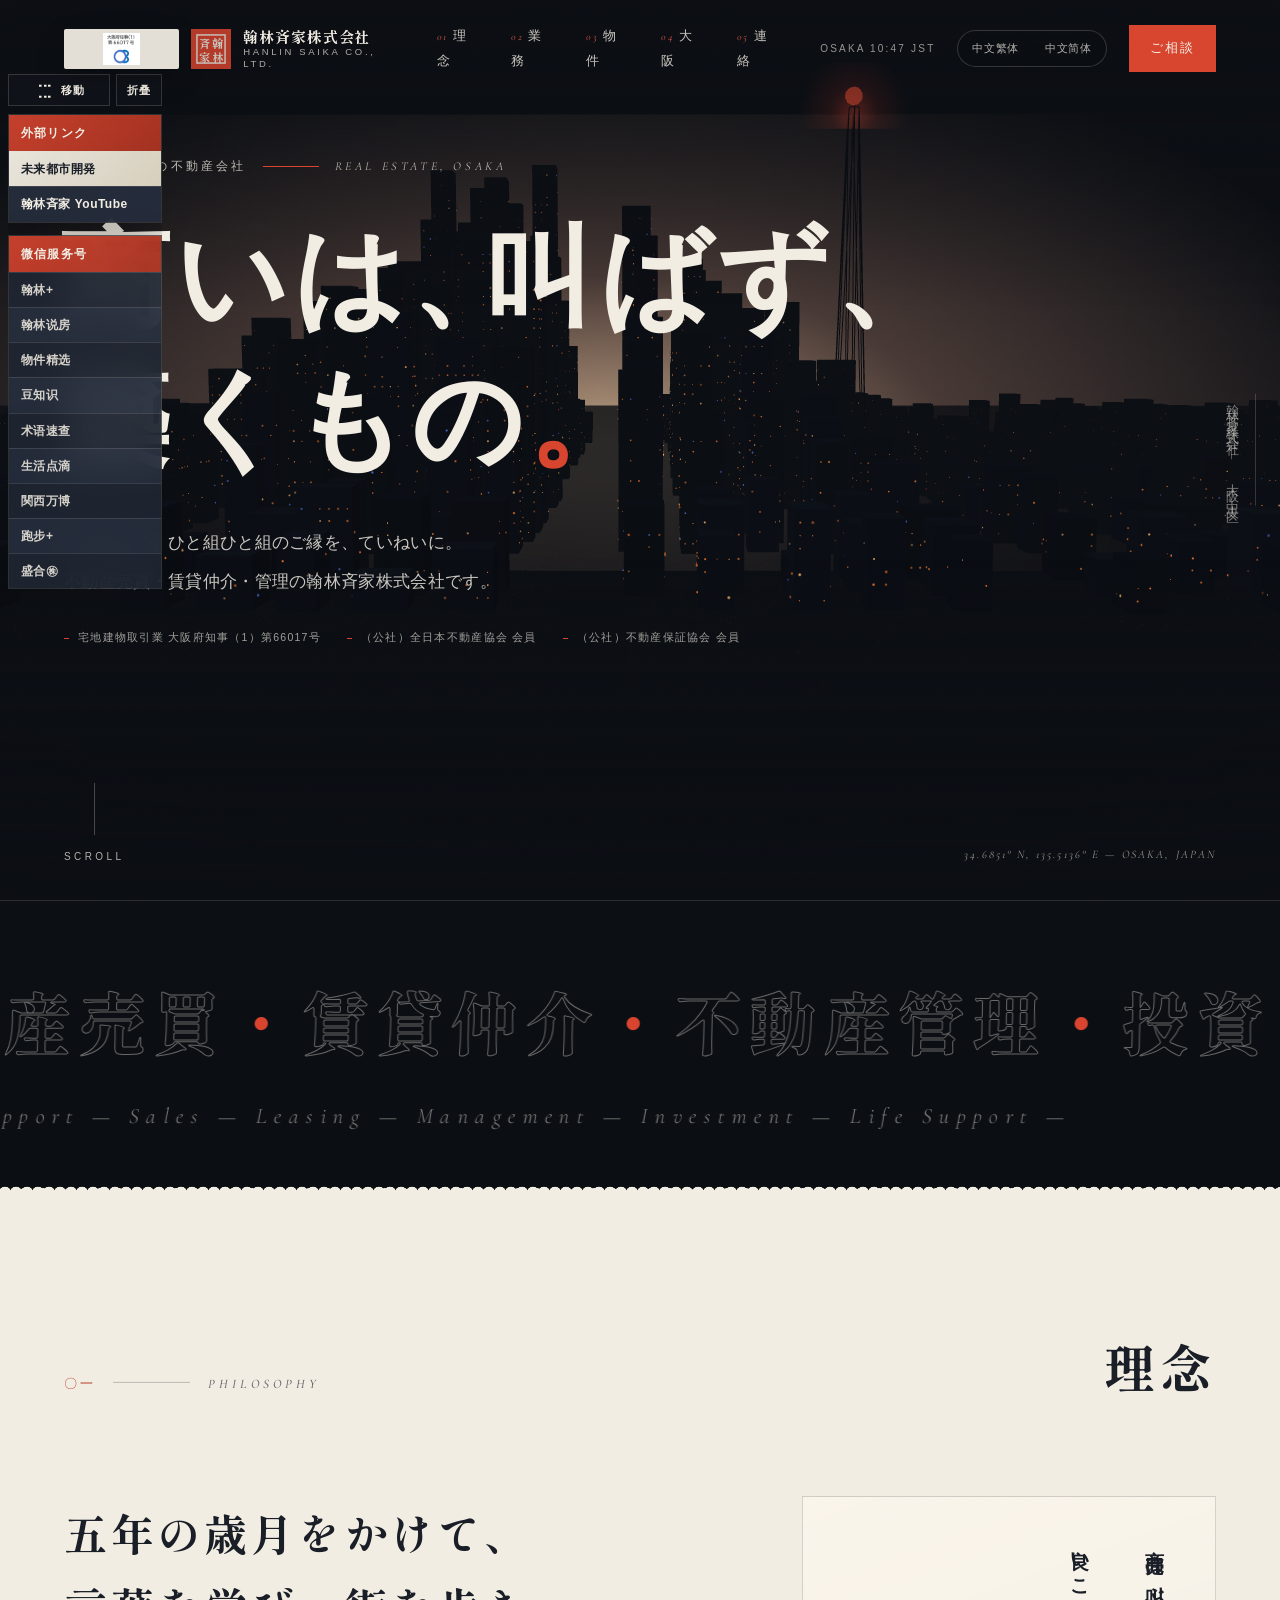
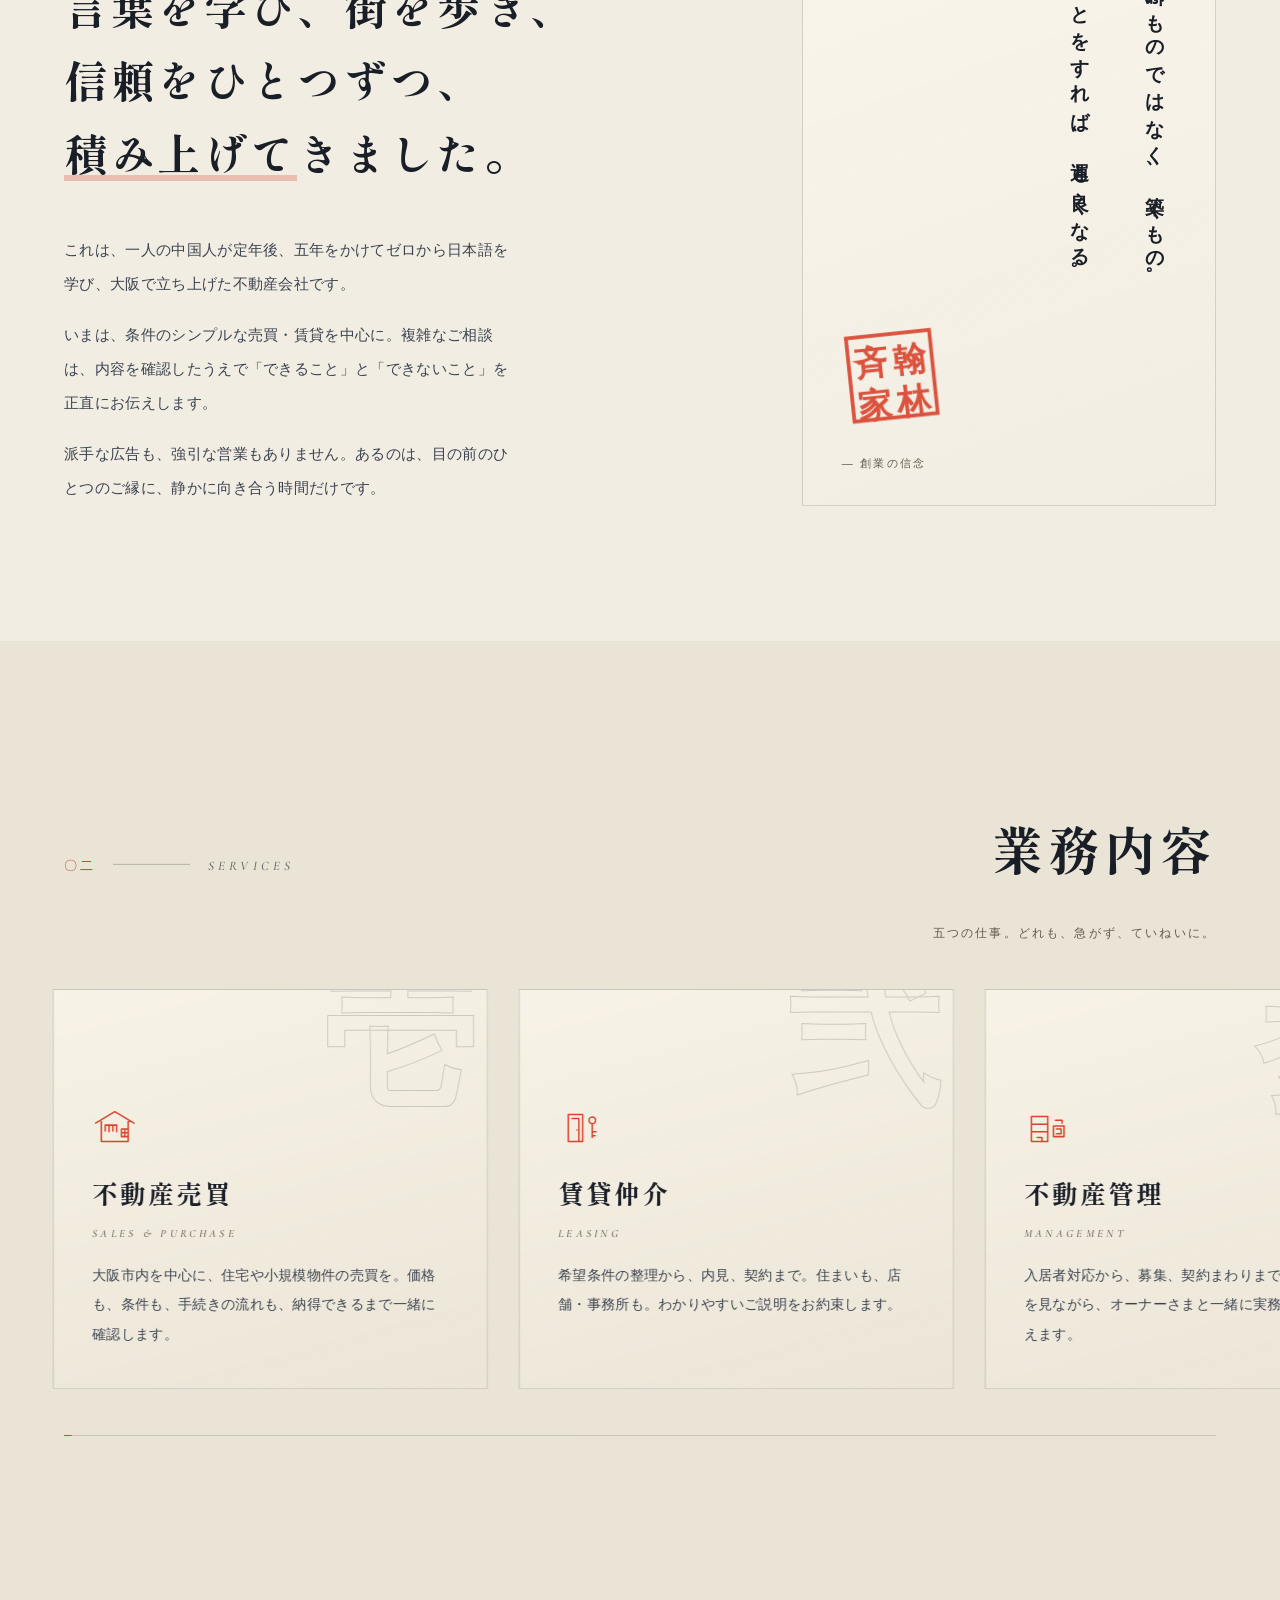
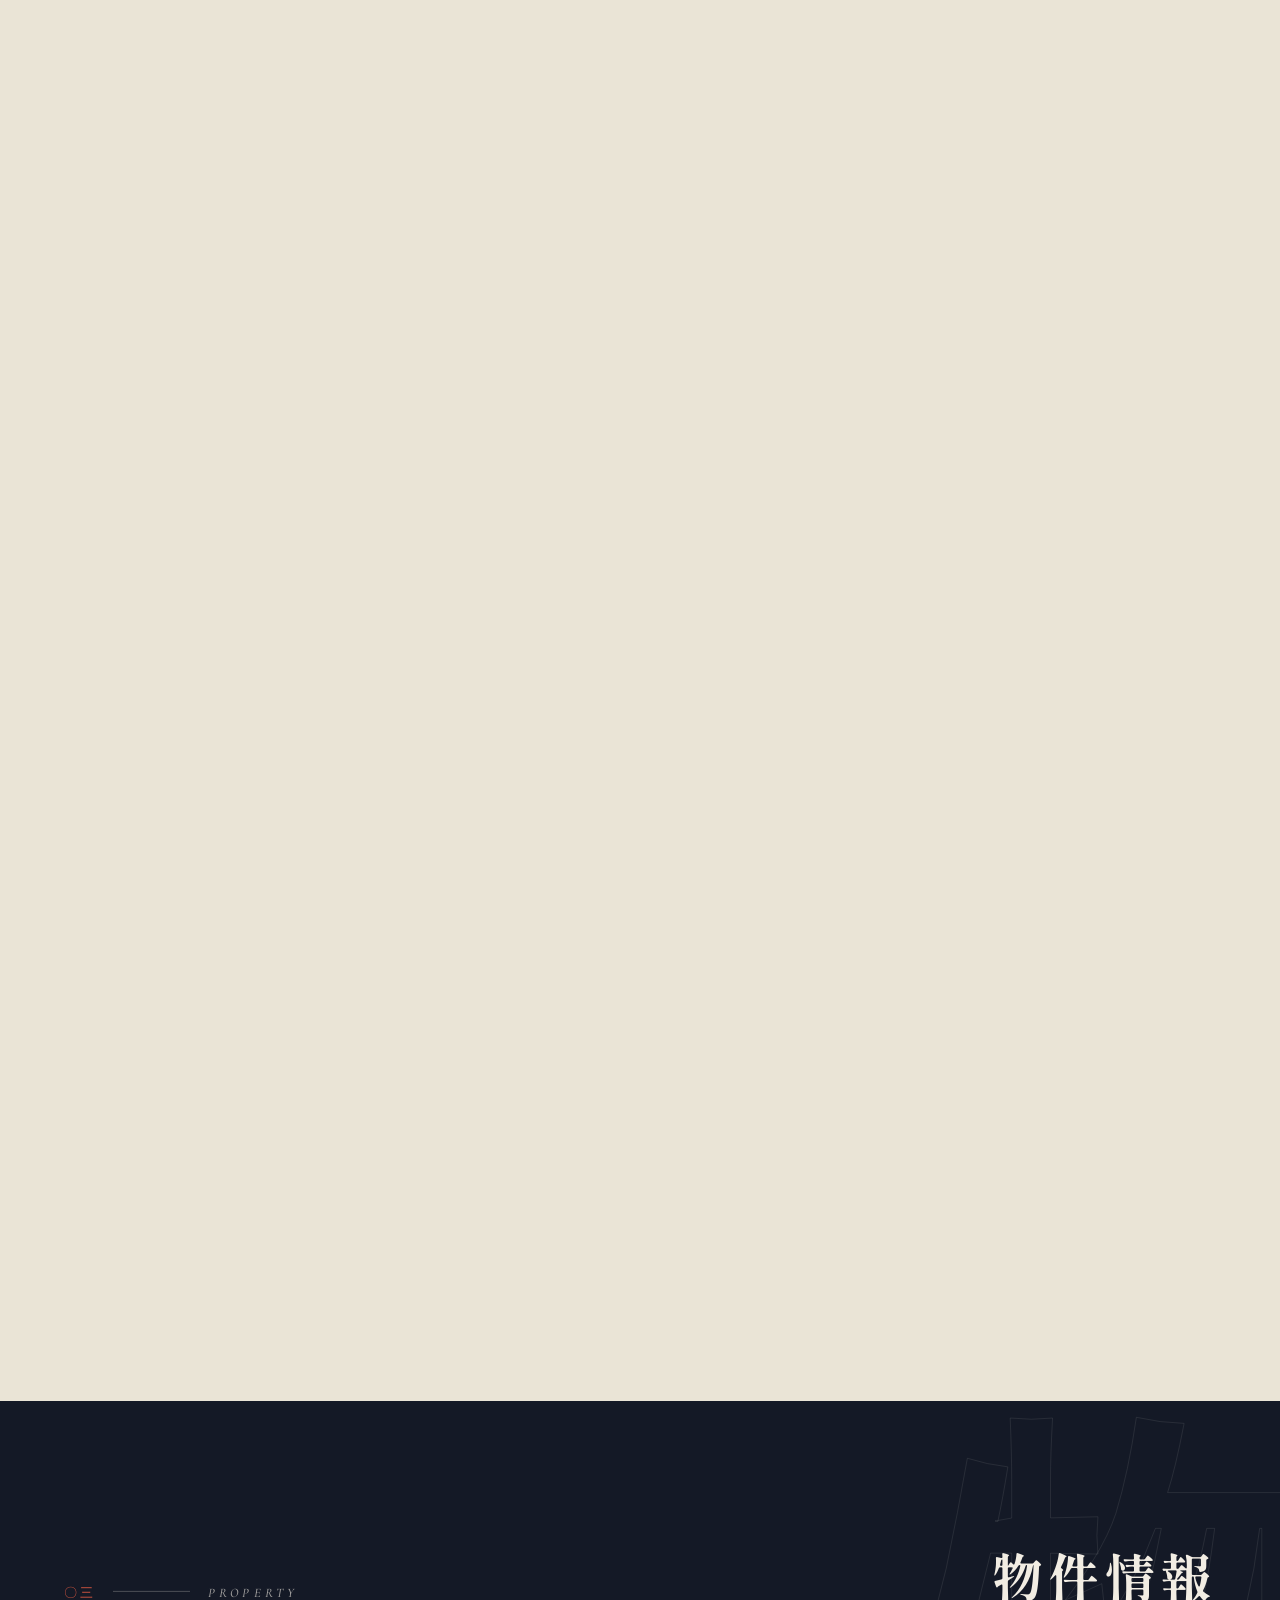
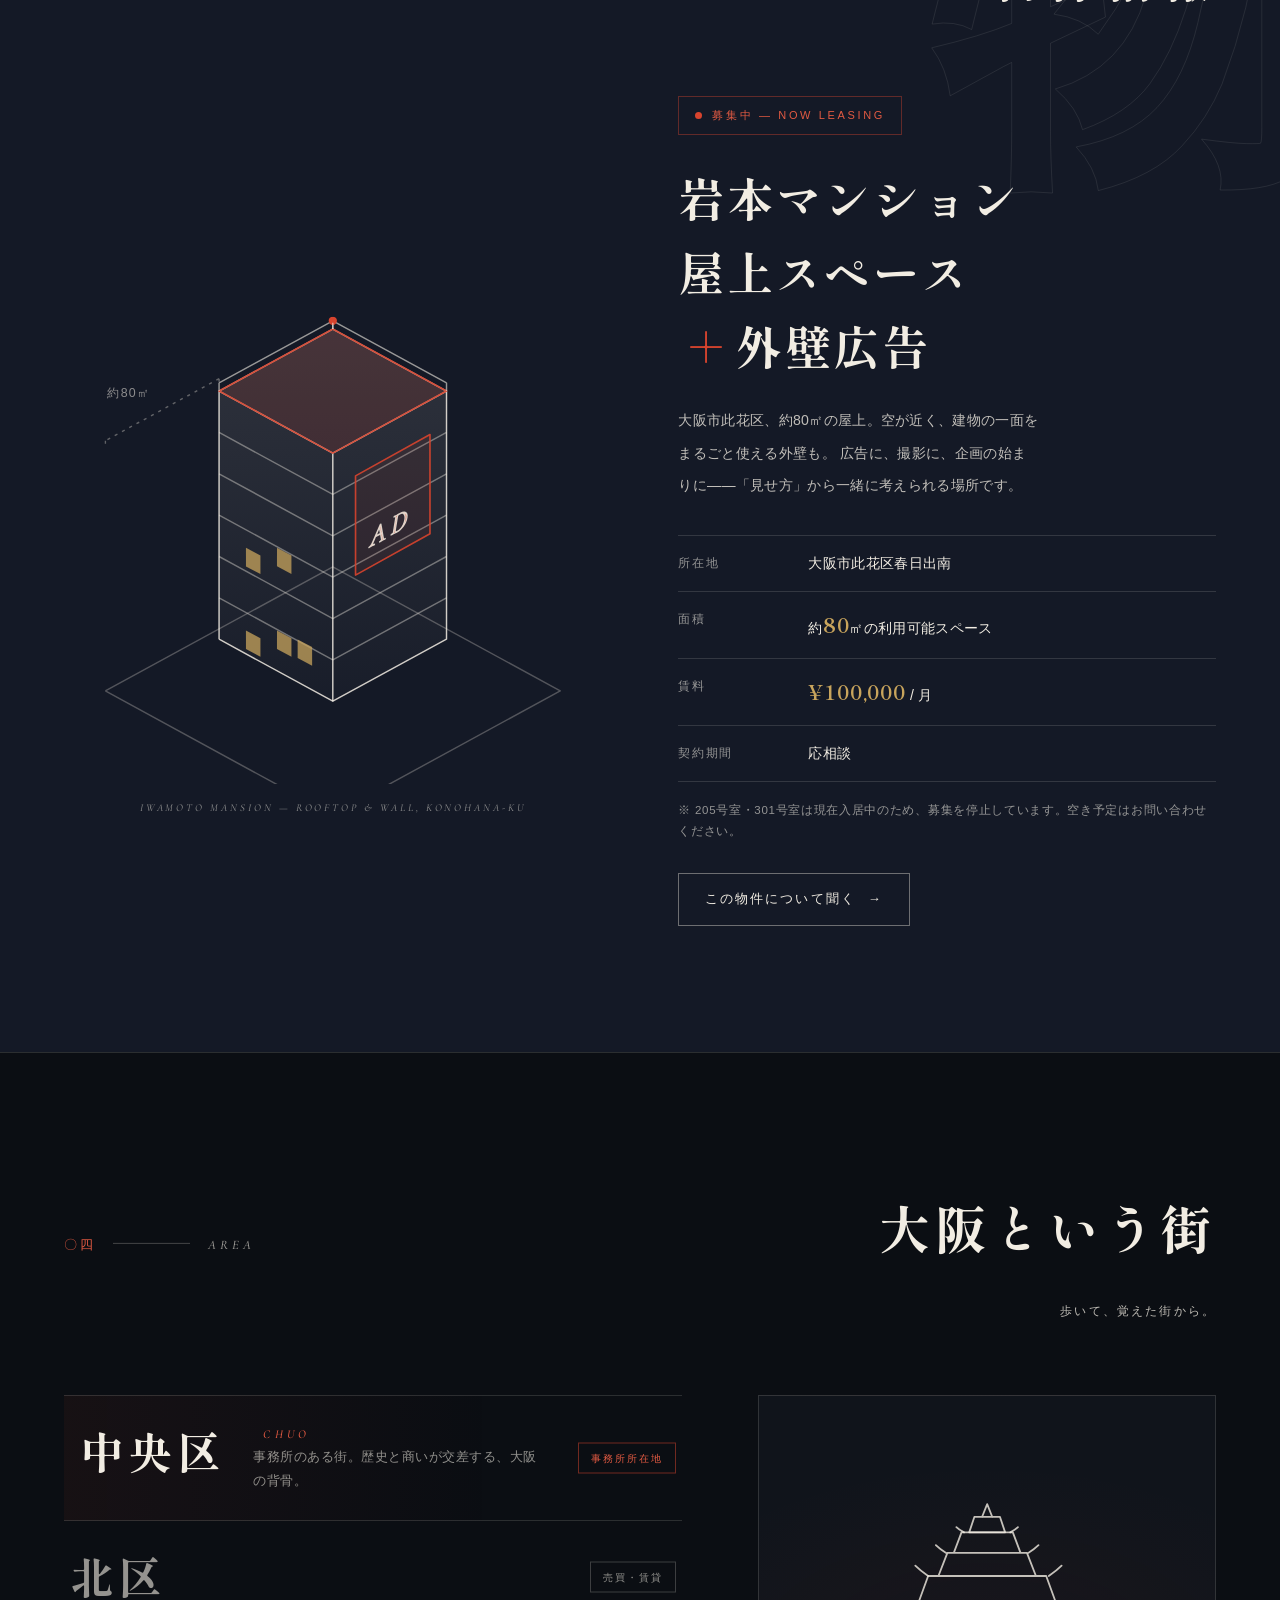
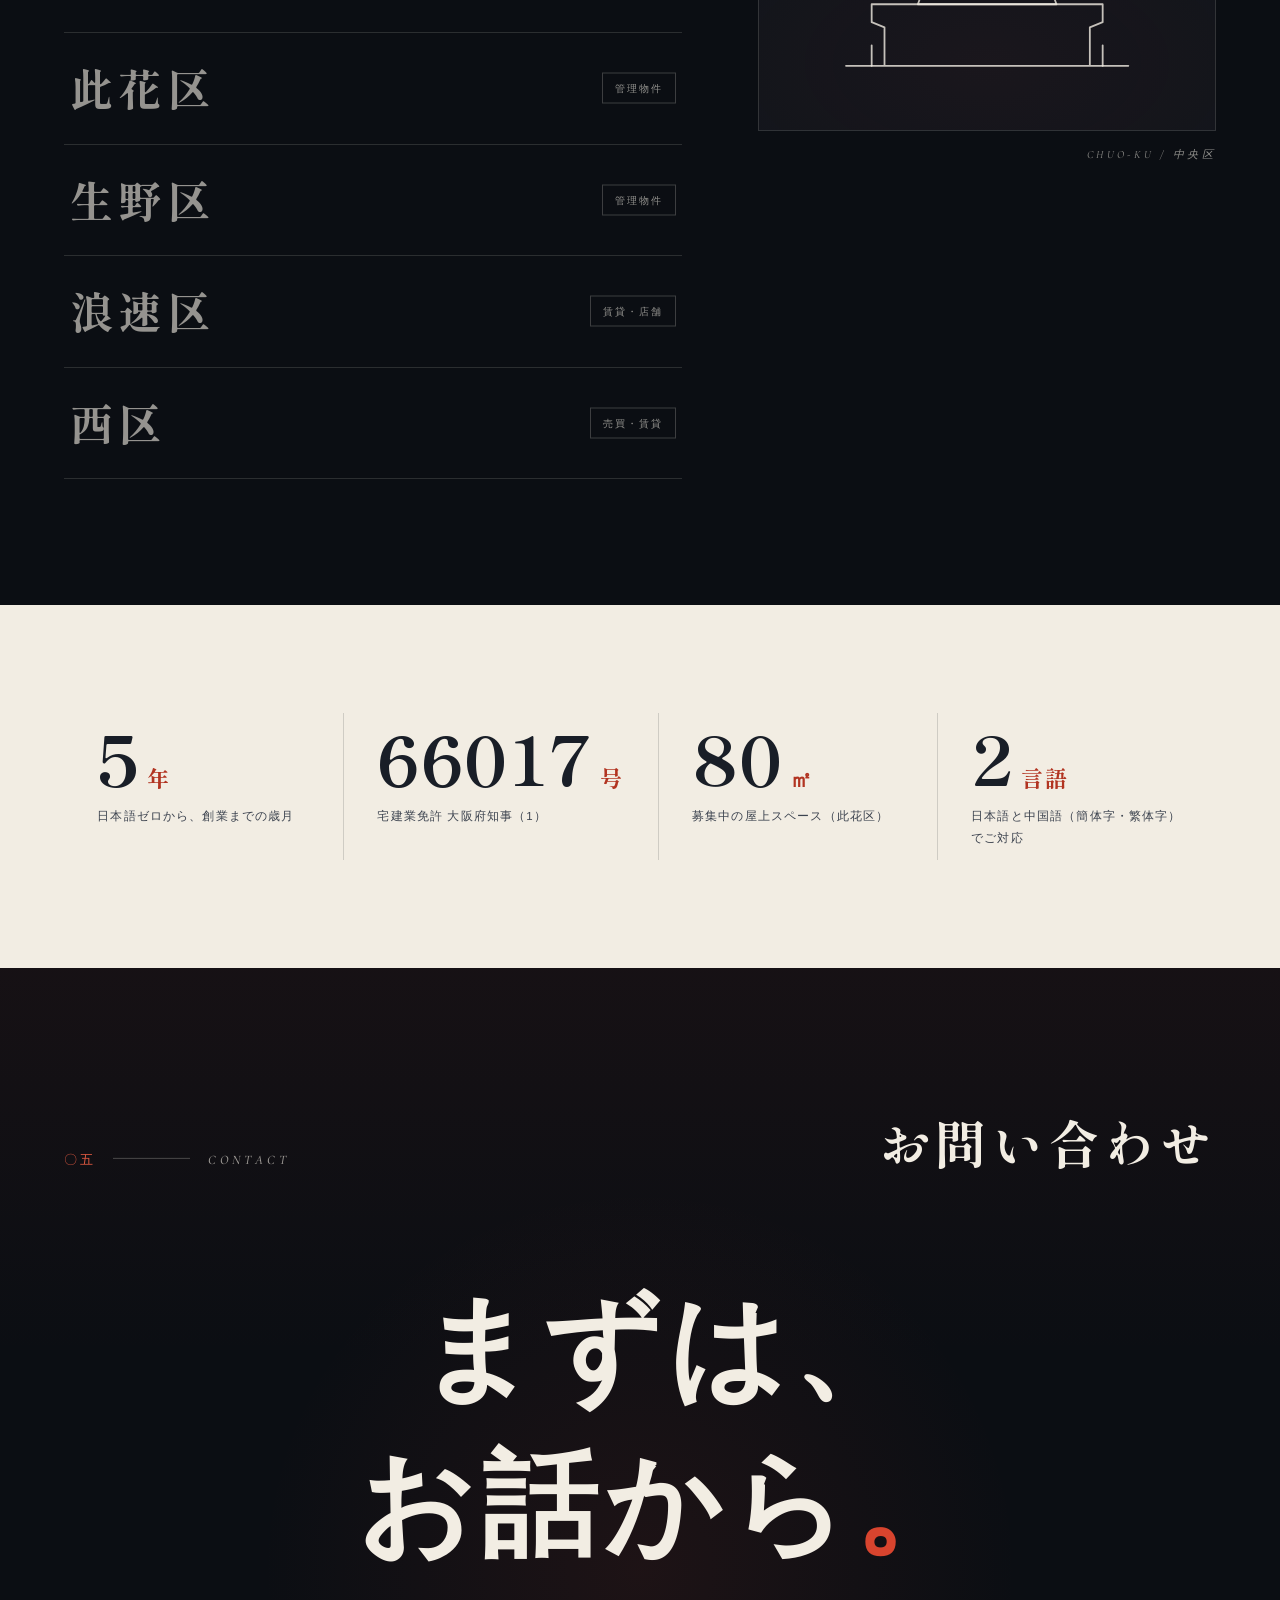
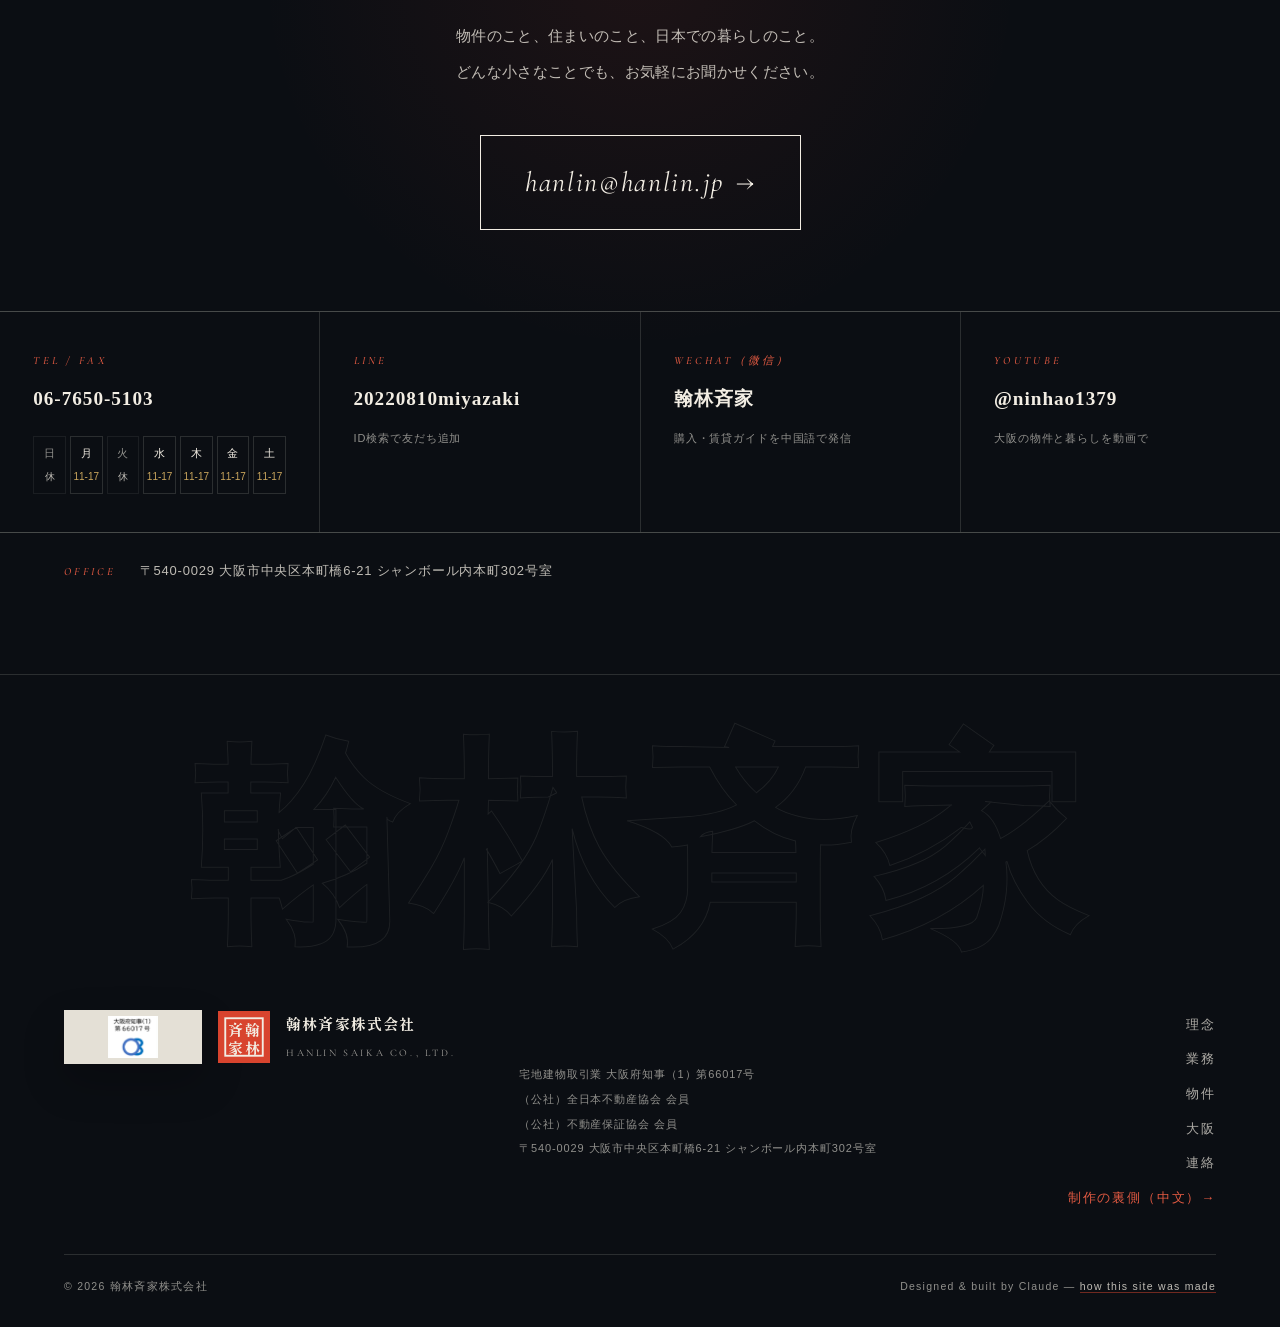
<file: index.html>
<!DOCTYPE html>
<html lang="ja">
<head>
  <meta charset="UTF-8" />
  <meta name="viewport" content="width=device-width, initial-scale=1.0" />
  <meta name="description" content="翰林斉家株式会社 — 大阪市内を中心に、不動産売買・賃貸仲介・不動産管理・投資用物件のご提案・在日生活サポートを行う不動産会社。商いは、叫ばず、築くもの。" />
  <meta name="theme-color" content="#0b0e13" />
  <title>翰林斉家株式会社 — 商いは、叫ばず、築くもの。｜大阪の不動産</title>

  <link rel="preconnect" href="https://fonts.googleapis.com" />
  <link rel="preconnect" href="https://fonts.gstatic.com" crossorigin />
  <link href="https://fonts.googleapis.com/css2?family=Shippori+Mincho+B1:wght@400;500;600;700;800&family=Zen+Kaku+Gothic+New:wght@300;400;500;700&family=Cormorant+Garamond:ital,wght@0,300;0,400;0,500;1,300;1,400&display=swap" rel="stylesheet" />

  <link rel="stylesheet" href="/site/assets/css/style.css" />
  <link rel="icon" href="data:image/svg+xml,%3Csvg xmlns='http://www.w3.org/2000/svg' viewBox='0 0 64 64'%3E%3Crect width='64' height='64' fill='%23d8442e'/%3E%3Ctext x='32' y='36' font-family='serif' font-weight='700' font-size='40' fill='%23f2ede3' text-anchor='middle' dominant-baseline='central'%3E翰%3C/text%3E%3C/svg%3E" />
  <script type="importmap">
    { "imports": { "three": "/vendor/three.module.js" } }
  </script>
  <link rel="modulepreload" href="/site/vendor/three.module.js" />
  <link rel="modulepreload" href="/site/assets/js/city.js" />
  <script>document.documentElement.classList.add("js");</script>
</head>
<body data-page="home">
  <a class="skip" href="#top">本文へスキップ</a>

  <!-- ==================== PRELOADER ==================== -->
  <div class="loader" id="loader" aria-hidden="true">
    <div class="loader-panel loader-panel--ink"></div>
    <div class="loader-core">
      <div class="loader-kanji"><span class="loader-kanji-fill">築</span><span class="loader-kanji-ghost">築</span></div>
      <div class="loader-meta">
        <span class="loader-word">HANLIN SAIKA — OSAKA</span>
        <span class="loader-count" id="loaderCount">000</span>
      </div>
    </div>
  </div>

  <!-- ==================== CURSOR ==================== -->
  <div class="cursor" id="cursor" aria-hidden="true">
    <div class="cursor-dot" id="cursorDot"></div>
    <div class="cursor-ring" id="cursorRing"><span class="cursor-label" id="cursorLabel"></span></div>
  </div>

  <!-- ==================== GRAIN ==================== -->
  <div class="grain" aria-hidden="true"></div>

  <!-- ==================== PROGRESS ==================== -->
  <div class="progress" aria-hidden="true"><span id="progressBar"></span></div>

  <!-- ==================== NAV ==================== -->
  <header class="nav" id="nav" data-theme-now="dark">
    <a class="nav-brand" href="#top" data-cursor="hover">
      <span class="brand-logo" aria-hidden="true">
        <img src="/site/assets/img/hanlin-logo.png" alt="" />
      </span>
      <span class="seal seal--mini" aria-hidden="true">
        <svg viewBox="0 0 64 64" role="img">
          <rect x="2" y="2" width="60" height="60" fill="none" stroke="currentColor" stroke-width="3"/>
          <text x="46" y="20" class="seal-t">翰</text>
          <text x="46" y="48" class="seal-t">林</text>
          <text x="18" y="20" class="seal-t">斉</text>
          <text x="18" y="48" class="seal-t">家</text>
        </svg>
      </span>
      <span class="nav-brand-text">
        <b>翰林斉家株式会社</b>
        <i>HANLIN SAIKA CO., LTD.</i>
      </span>
    </a>
    <nav class="nav-links" aria-label="主要ナビゲーション">
      <a href="#philosophy" data-cursor="hover"><i>01</i>理念</a>
      <a href="#services" data-cursor="hover"><i>02</i>業務</a>
      <a href="#property" data-cursor="hover"><i>03</i>物件</a>
      <a href="#osaka" data-cursor="hover"><i>04</i>大阪</a>
      <a href="#contact" data-cursor="hover"><i>05</i>連絡</a>
    </nav>
    <div class="nav-side">
      <span class="nav-clock" aria-label="大阪の現在時刻">OSAKA <b id="clock">--:--</b> JST</span>
      <div class="lang-switch" aria-label="中文表示切替">
        <button type="button" data-lang-button="zh-Hant" data-cursor="hover">中文繁体</button>
        <button type="button" data-lang-button="zh-Hans" data-cursor="hover">中文简体</button>
      </div>
      <a class="btn btn--seal" href="#contact" data-magnetic data-cursor="hover"><span>ご相談</span></a>
    </div>
    <button class="nav-burger" id="navBurger" aria-label="メニューを開く" aria-controls="mnav" aria-expanded="false">
      <span></span><span></span>
    </button>
  </header>

  <!-- Mobile menu -->
  <div class="mnav" id="mnav" aria-hidden="true">
    <nav aria-label="モバイルナビゲーション">
      <a href="#philosophy" style="--i:0"><em>〇一</em>理念<i>Philosophy</i></a>
      <a href="#services" style="--i:1"><em>〇二</em>業務<i>Services</i></a>
      <a href="#property" style="--i:2"><em>〇三</em>物件<i>Property</i></a>
      <a href="#osaka" style="--i:3"><em>〇四</em>大阪<i>Osaka</i></a>
      <a href="#contact" style="--i:4"><em>〇五</em>連絡<i>Contact</i></a>
    </nav>
    <div class="mnav-foot">
      <a href="tel:0676505103">06-7650-5103</a>
      <a href="mailto:hanlin@hanlin.jp">hanlin@hanlin.jp</a>
      <div class="lang-switch lang-switch--mobile" aria-label="中文表示切替">
        <button type="button" data-lang-button="zh-Hant">中文繁体</button>
        <button type="button" data-lang-button="zh-Hans">中文简体</button>
      </div>
    </div>
  </div>

  <aside class="resource-rail" id="resourceRail" aria-label="提携リンク">
    <div class="resource-tools">
      <button class="resource-drag" type="button" aria-label="右側リンクをドラッグして移動" title="ドラッグして移動">
        <span class="resource-grip" aria-hidden="true">⋮⋮</span>
        <span class="resource-drag-label">移動</span>
      </button>
      <button class="resource-toggle" type="button" aria-expanded="true" aria-controls="resourceRailBody" data-resource-toggle>折叠</button>
    </div>
    <div class="resource-rail-body" id="resourceRailBody">
      <section class="resource-block">
        <h2>外部リンク</h2>
        <a class="resource-link resource-link--partner" href="https://mirai-toshi.co.jp/estate/data.php?c=search&amp;add_area%5B%5D=%E5%A4%A7%E9%98%AA%E5%BA%9C&amp;add_area%5B%5D=%E5%85%B5%E5%BA%AB%E7%9C%8C&amp;order_key=buy_cost&amp;order=ASC" target="_blank" rel="noopener noreferrer" data-cursor="hover">
          <span>未来都市開発</span>
        </a>
        <a class="resource-link resource-link--youtube" href="https://www.youtube.com/@ninhao1379" target="_blank" rel="noopener noreferrer" data-cursor="hover">
          <span>翰林斉家 YouTube</span>
        </a>
      </section>
      <section class="resource-block">
        <h2>微信服务号</h2>
        <a class="resource-link" href="https://mp.weixin.qq.com/mp/appmsgalbum?__biz=Mzk5MDMyMDEzOQ==&amp;action=getalbum&amp;album_id=4048760903205126151&amp;scene=126&amp;sessionid=1782787622450#wechat_redirect" target="_blank" rel="noopener noreferrer" data-cursor="hover">翰林+</a>
        <a class="resource-link" href="https://mp.weixin.qq.com/mp/appmsgalbum?__biz=Mzk5MDMyMDEzOQ==&amp;action=getalbum&amp;album_id=4023899665366958087&amp;scene=126&amp;sessionid=1782787659463#wechat_redirect" target="_blank" rel="noopener noreferrer" data-cursor="hover">翰林说房</a>
        <a class="resource-link" href="https://mp.weixin.qq.com/mp/appmsgalbum?__biz=Mzk5MDMyMDEzOQ==&amp;action=getalbum&amp;album_id=4023897646229012490&amp;scene=126&amp;sessionid=1782787945666#wechat_redirect" target="_blank" rel="noopener noreferrer" data-cursor="hover">物件精选</a>
        <a class="resource-link" href="https://mp.weixin.qq.com/mp/appmsgalbum?__biz=Mzk5MDMyMDEzOQ==&amp;action=getalbum&amp;album_id=4048762162754617361&amp;scene=126&amp;sessionid=1782787734324#wechat_redirect" target="_blank" rel="noopener noreferrer" data-cursor="hover">豆知识</a>
        <a class="resource-link" href="https://mp.weixin.qq.com/mp/appmsgalbum?__biz=Mzk5MDMyMDEzOQ==&amp;action=getalbum&amp;album_id=4023894734358626310&amp;scene=126&amp;sessionid=1782787768558#wechat_redirect" target="_blank" rel="noopener noreferrer" data-cursor="hover">术语速查</a>
        <a class="resource-link" href="https://mp.weixin.qq.com/mp/appmsgalbum?__biz=Mzk5MDMyMDEzOQ==&amp;action=getalbum&amp;album_id=4048858344034140160&amp;scene=126&amp;sessionid=1782787810812#wechat_redirect" target="_blank" rel="noopener noreferrer" data-cursor="hover">生活点滴</a>
        <a class="resource-link" href="https://mp.weixin.qq.com/mp/appmsgalbum?__biz=Mzk5MDMyMDEzOQ==&amp;action=getalbum&amp;album_id=4290617086096965634&amp;scene=126&amp;sessionid=1782787879776#wechat_redirect" target="_blank" rel="noopener noreferrer" data-cursor="hover">関西万博</a>
        <a class="resource-link" href="https://mp.weixin.qq.com/mp/appmsgalbum?__biz=Mzk5MDMyMDEzOQ==&amp;action=getalbum&amp;album_id=4290656389711790082&amp;scene=126&amp;sessionid=1782787844465#wechat_redirect" target="_blank" rel="noopener noreferrer" data-cursor="hover">跑步+</a>
        <a class="resource-link" href="https://mp.weixin.qq.com/mp/appmsgalbum?__biz=Mzk5MDMyMDEzOQ==&amp;action=getalbum&amp;album_id=4355842215575666711#wechat_redirect" target="_blank" rel="noopener noreferrer" data-cursor="hover">盛合㊑</a>
      </section>
    </div>
  </aside>

  <main id="top">

    <!-- ==================== HERO ==================== -->
    <section class="hero" id="hero" data-nav="dark">
      <div class="hero-canvas-wrap" aria-hidden="true">
        <canvas id="city"></canvas>
        <div class="hero-haze"></div>
        <div class="hero-vignette"></div>
      </div>

      <div class="hero-inner">
        <p class="hero-eyebrow" data-hero-fade>
          <span class="hero-eyebrow-jp">大阪・中央区の不動産会社</span>
          <span class="hero-eyebrow-rule"></span>
          <span class="hero-eyebrow-en">REAL ESTATE, OSAKA</span>
        </p>

        <h1 class="hero-title" aria-label="商いは、叫ばず、築くもの。">
          <span class="ht-line"><span class="ht-inner" data-split>商いは、叫ばず、</span></span>
          <span class="ht-line"><span class="ht-inner" data-split>築くもの<b class="ht-period">。</b></span></span>
        </h1>

        <p class="hero-lead" data-hero-fade>
          大阪の街で、ひと組ひと組のご縁を、ていねいに。<br />
          不動産売買・賃貸仲介・管理の翰林斉家株式会社です。
        </p>

        <ul class="hero-cred" data-hero-fade aria-label="免許・所属団体">
          <li>宅地建物取引業 大阪府知事（1）第66017号</li>
          <li>（公社）全日本不動産協会 会員</li>
          <li>（公社）不動産保証協会 会員</li>
        </ul>
      </div>

      <div class="hero-vertical" data-hero-fade aria-hidden="true">
        <span>翰林斉家株式会社 — 大阪・中央区</span>
      </div>

      <div class="hero-foot" data-hero-fade>
        <a class="hero-scroll" href="#philosophy" data-cursor="hover">
          <span class="hero-scroll-line" aria-hidden="true"></span>
          <span>SCROLL</span>
        </a>
        <p class="hero-coords">34.6851° N, 135.5136° E — OSAKA, JAPAN</p>
      </div>
    </section>

    <!-- ==================== MARQUEE ==================== -->
    <div class="marquee" data-nav="dark" aria-hidden="true">
      <div class="marquee-row marquee-row--a" id="marqueeA">
        <div class="marquee-track">
          <span>不動産売買<i>・</i>賃貸仲介<i>・</i>不動産管理<i>・</i>投資・収益物件<i>・</i>在日生活サポート<i>・</i></span>
          <span>不動産売買<i>・</i>賃貸仲介<i>・</i>不動産管理<i>・</i>投資・収益物件<i>・</i>在日生活サポート<i>・</i></span>
        </div>
      </div>
      <div class="marquee-row marquee-row--b" id="marqueeB">
        <div class="marquee-track">
          <span><em>Sales</em> — <em>Leasing</em> — <em>Management</em> — <em>Investment</em> — <em>Life&nbsp;Support</em> — </span>
          <span><em>Sales</em> — <em>Leasing</em> — <em>Management</em> — <em>Investment</em> — <em>Life&nbsp;Support</em> — </span>
        </div>
      </div>
    </div>

    <!-- ==================== PHILOSOPHY ==================== -->
    <section class="philosophy" id="philosophy" data-nav="light">
      <div class="section-head" data-reveal>
        <span class="section-no">〇一</span>
        <span class="section-rule"></span>
        <span class="section-en">PHILOSOPHY</span>
        <h2 class="section-jp">理念</h2>
      </div>

      <div class="phil-grid">
        <div class="phil-statement">
          <p class="rl" data-reveal="lines">
            <span class="rl-line"><span class="rl-inner">五年の歳月をかけて、</span></span>
            <span class="rl-line"><span class="rl-inner">言葉を学び、街を歩き、</span></span>
            <span class="rl-line"><span class="rl-inner">信頼をひとつずつ、</span></span>
            <span class="rl-line"><span class="rl-inner"><mark>積み上げて</mark>きました。</span></span>
          </p>
          <div class="phil-copy" data-reveal>
            <p>これは、一人の中国人が定年後、五年をかけてゼロから日本語を学び、大阪で立ち上げた不動産会社です。</p>
            <p>いまは、条件のシンプルな売買・賃貸を中心に。複雑なご相談は、内容を確認したうえで<span class="nw">「できること」</span>と<span class="nw">「できないこと」</span>を正直にお伝えします。</p>
            <p>派手な広告も、強引な営業もありません。あるのは、目の前のひとつのご縁に、静かに向き合う時間だけです。</p>
          </div>
        </div>

        <figure class="phil-quote" data-reveal>
          <blockquote class="phil-quote-vertical">
            <p>商売は叫ぶものではなく、築くもの。</p>
            <p>良いことをすれば、運も良くなる。</p>
          </blockquote>
          <figcaption class="phil-quote-cap">— 創業の信念</figcaption>
          <div class="hanko" id="hanko" aria-hidden="true">
            <svg viewBox="0 0 120 120" role="img">
              <rect x="4" y="4" width="112" height="112" fill="none" stroke="currentColor" stroke-width="5"/>
              <text x="86" y="40" class="hanko-t">翰</text>
              <text x="86" y="96" class="hanko-t">林</text>
              <text x="34" y="40" class="hanko-t">斉</text>
              <text x="34" y="96" class="hanko-t">家</text>
            </svg>
          </div>
        </figure>
      </div>
    </section>

    <!-- ==================== SERVICES (horizontal) ==================== -->
    <section class="services" id="services" data-nav="light">
      <div class="services-pin" id="servicesPin">
        <div class="section-head section-head--inpin" data-reveal>
          <span class="section-no">〇二</span>
          <span class="section-rule"></span>
          <span class="section-en">SERVICES</span>
          <h2 class="section-jp">業務内容</h2>
          <p class="section-note">五つの仕事。どれも、急がず、ていねいに。</p>
        </div>

        <div class="sv-track" id="svTrack">
          <article class="sv-card" data-cursor="drag">
            <span class="sv-num" aria-hidden="true">壱</span>
            <div class="sv-icon" aria-hidden="true">
              <!-- machiya storefront with noren -->
              <svg viewBox="0 0 48 48"><path class="draw" d="M4 19 24 7l20 12M10 15.5V38h28V15.5M14 21h12m-12 0v6m4-6v7m4-7v6m4-6v7M31 25h7v8h-7zM34.5 25v8M31 29h7" fill="none" stroke="currentColor" stroke-width="1.6" stroke-linecap="round" stroke-linejoin="round"/></svg>
            </div>
            <h3>不動産売買</h3>
            <p class="sv-en">SALES &amp; PURCHASE</p>
            <p>大阪市内を中心に、住宅や小規模物件の売買を。価格も、条件も、手続きの流れも、納得できるまで一緒に確認します。</p>
          </article>

          <article class="sv-card" data-cursor="drag">
            <span class="sv-num" aria-hidden="true">弐</span>
            <div class="sv-icon" aria-hidden="true">
              <!-- door with key -->
              <svg viewBox="0 0 48 48"><path class="draw" d="M11 10h15v28H11zM15 14h7v24M20 26h.01M36 12.5a3.5 3.5 0 1 0 .01 0M36 19.5V34m0-6h4m-4 4h3" fill="none" stroke="currentColor" stroke-width="1.6" stroke-linecap="round" stroke-linejoin="round"/></svg>
            </div>
            <h3>賃貸仲介</h3>
            <p class="sv-en">LEASING</p>
            <p>希望条件の整理から、内見、契約まで。住まいも、店舗・事務所も。わかりやすいご説明をお約束します。</p>
          </article>

          <article class="sv-card" data-cursor="drag">
            <span class="sv-num" aria-hidden="true">参</span>
            <div class="sv-icon" aria-hidden="true">
              <!-- building elevation, seal of care -->
              <svg viewBox="0 0 48 48"><path class="draw" d="M8 12h17v26H8zM8 20h17M8 28h17M14 34h5v4M31 22h11v11H31zM34 25h5v5h-5M33 16h7v3" fill="none" stroke="currentColor" stroke-width="1.6" stroke-linecap="round" stroke-linejoin="round"/></svg>
            </div>
            <h3>不動産管理</h3>
            <p class="sv-en">MANAGEMENT</p>
            <p>入居者対応から、募集、契約まわりまで。物件の状態を見ながら、オーナーさまと一緒に実務的な管理を考えます。</p>
          </article>

          <article class="sv-card" data-cursor="drag">
            <span class="sv-num" aria-hidden="true">肆</span>
            <div class="sv-icon" aria-hidden="true">
              <!-- value built step by step + dimension line -->
              <svg viewBox="0 0 48 48"><path class="draw" d="M6 38h8v-6h8m0 6v-6m0 0v-6h8m0 6v-6m0 0v-6h8v18M6 38h32M6 12v6m32-6v6M6 15h32" fill="none" stroke="currentColor" stroke-width="1.6" stroke-linecap="round" stroke-linejoin="round"/></svg>
            </div>
            <h3>投資・収益物件</h3>
            <p class="sv-en">INVESTMENT</p>
            <p>立地、賃料、管理状況。数字の裏側まで情報を整理し、リスクも含めて、判断の材料をそろえます。</p>
          </article>

          <article class="sv-card" data-cursor="drag">
            <span class="sv-num" aria-hidden="true">伍</span>
            <div class="sv-icon" aria-hidden="true">
              <!-- two voices, one home -->
              <svg viewBox="0 0 48 48"><path class="draw" d="M8 10h22v13H17l-5 5v-5H8zM14 16.5h.01M19 16.5h.01M24 16.5h.01M26 27h14v10h-3v4l-5-4h-6zM30 31l3-2.5 3 2.5v3h-6z" fill="none" stroke="currentColor" stroke-width="1.6" stroke-linecap="round" stroke-linejoin="round"/></svg>
            </div>
            <h3>在日生活サポート</h3>
            <p class="sv-en">LIFE SUPPORT</p>
            <p>言葉や手続きに不安があっても、大丈夫。日本での暮らしの始まりを、中国語でも支えます。WeChat公式アカウント「翰林斉家」でも発信中。</p>
          </article>

          <article class="sv-card sv-card--cta" data-cursor="hover">
            <p class="sv-cta-jp">どの窓口か迷ったら、<br />そのままご相談ください。</p>
            <a class="btn btn--line" href="#contact" data-magnetic data-cursor="hover"><span>お問い合わせへ</span><i>→</i></a>
          </article>
        </div>

        <div class="sv-progress" aria-hidden="true"><span id="svProgressBar"></span></div>
      </div>
    </section>

    <!-- ==================== PROPERTY ==================== -->
    <section class="property" id="property" data-nav="dark">
      <div class="section-head section-head--dark" data-reveal>
        <span class="section-no">〇三</span>
        <span class="section-rule"></span>
        <span class="section-en">PROPERTY</span>
        <h2 class="section-jp">物件情報</h2>
      </div>

      <div class="prop-grid">
        <div class="prop-art" data-reveal aria-hidden="true">
          <!-- Isometric building: Iwamoto Mansion rooftop -->
          <svg viewBox="0 0 520 560" id="propSvg">
            <defs>
              <linearGradient id="wallG" x1="0" y1="0" x2="0" y2="1">
                <stop offset="0" stop-color="rgba(242,237,227,.12)"/>
                <stop offset="1" stop-color="rgba(242,237,227,.02)"/>
              </linearGradient>
            </defs>
            <g class="prop-lines" fill="none" stroke="rgba(242,237,227,.85)" stroke-width="1.4" stroke-linejoin="round">
              <!-- ground -->
              <path class="draw" d="M40 470 260 350l220 120-220 120z" stroke="rgba(242,237,227,.28)"/>
              <!-- building body -->
              <path class="draw" d="M150 420V180l110-60 110 60v240l-110 60z" fill="url(#wallG)"/>
              <path class="draw" d="M150 180l110 60 110-60M260 240v240"/>
              <!-- floors left face -->
              <g stroke="rgba(242,237,227,.4)">
                <path d="M150 220l110 60M150 260l110 60M150 300l110 60M150 340l110 60M150 380l110 60"/>
                <path d="M370 220l-110 60M370 260l-110 60M370 300l-110 60M370 340l-110 60M370 380l-110 60"/>
              </g>
              <!-- windows -->
              <g class="prop-windows" stroke="none" fill="rgba(200,164,92,.75)">
                <rect x="176" y="238" width="14" height="18" transform="skewY(28)" class="w w1"/>
                <rect x="206" y="222" width="14" height="18" transform="skewY(28)" class="w w2"/>
                <rect x="176" y="318" width="14" height="18" transform="skewY(28)" class="w w3"/>
                <rect x="226" y="300" width="14" height="18" transform="skewY(28)" class="w w4"/>
                <rect x="206" y="302" width="14" height="18" transform="skewY(28)" class="w w5"/>
              </g>
              <!-- rooftop space highlight -->
              <path class="prop-roof" d="M150 180l110-60 110 60-110 60z" fill="rgba(216,68,46,.14)" stroke="rgba(216,68,46,.9)" stroke-width="1.6"/>
              <!-- rooftop railing -->
              <path class="draw" d="M150 172v8m110-68v8m110 52v8M150 172l110-60 110 60" stroke="rgba(242,237,227,.6)"/>
              <!-- billboard wall -->
              <path class="prop-bill" d="M282 262l72-40v96l-72 40z" fill="rgba(216,68,46,.08)" stroke="rgba(216,68,46,.9)" stroke-width="1.6"/>
              <text x="296" y="316" class="prop-bill-t" transform="skewY(-28) translate(0 172)">AD</text>
              <!-- beacon -->
              <circle class="prop-beacon" cx="260" cy="112" r="4" fill="#d8442e" stroke="none"/>
              <path d="M260 120v-6" stroke="rgba(242,237,227,.6)"/>
              <!-- dims -->
              <g class="prop-dims" stroke="rgba(242,237,227,.35)" stroke-dasharray="3 5">
                <path d="M150 168 40 228m0 0v6m110-66v6"/>
                <text x="42" y="186" class="dim-t" stroke="none">約80㎡</text>
              </g>
            </g>
          </svg>
          <span class="prop-art-cap">IWAMOTO MANSION — ROOFTOP &amp; WALL, KONOHANA-KU</span>
        </div>

        <div class="prop-info">
          <p class="prop-badge" data-reveal><span class="prop-badge-dot" aria-hidden="true"></span>募集中 — NOW LEASING</p>
          <h3 class="prop-title rl" data-reveal="lines">
            <span class="rl-line"><span class="rl-inner">岩本マンション</span></span>
            <span class="rl-line"><span class="rl-inner"><span class="nw">屋上スペース</span><span class="nw"><span class="prop-amp">＋</span>外壁広告</span></span></span>
          </h3>
          <p class="prop-lead" data-reveal>
            大阪市此花区、約80㎡の屋上。空が近く、建物の一面をまるごと使える外壁も。
            広告に、撮影に、企画の始まりに——「見せ方」から一緒に考えられる場所です。
          </p>
          <dl class="prop-specs" data-reveal>
            <div><dt>所在地</dt><dd>大阪市此花区春日出南</dd></div>
            <div><dt>面積</dt><dd>約<b data-count="80">0</b>㎡の利用可能スペース</dd></div>
            <div><dt>賃料</dt><dd><b>¥100,000</b> / 月</dd></div>
            <div><dt>契約期間</dt><dd>応相談</dd></div>
          </dl>
          <p class="prop-note" data-reveal>※ 205号室・301号室は現在入居中のため、募集を停止しています。空き予定はお問い合わせください。</p>
          <a class="btn btn--washi" href="#contact" data-magnetic data-cursor="hover" data-reveal><span>この物件について聞く</span><i>→</i></a>
        </div>
      </div>
    </section>

    <!-- ==================== OSAKA AREAS ==================== -->
    <section class="osaka" id="osaka" data-nav="dark">
      <div class="section-head section-head--dark" data-reveal>
        <span class="section-no">〇四</span>
        <span class="section-rule"></span>
        <span class="section-en">AREA</span>
        <h2 class="section-jp">大阪という街</h2>
        <p class="section-note section-note--dark">歩いて、覚えた街から。</p>
      </div>

      <div class="area-wrap">
        <ul class="area-list" id="areaList">
          <li class="area-row is-active" data-area="chuo" data-cursor="hover" tabindex="0" role="button" aria-pressed="true">
            <span class="area-jp">中央区</span>
            <span class="area-en">CHUO</span>
            <span class="area-desc">事務所のある街。歴史と商いが交差する、大阪の背骨。</span>
            <span class="area-tag">事務所所在地</span>
          </li>
          <li class="area-row" data-area="kita" data-cursor="hover" tabindex="0" role="button" aria-pressed="false">
            <span class="area-jp">北区</span>
            <span class="area-en">KITA</span>
            <span class="area-desc" aria-hidden="true">梅田。大阪の玄関口、再開発がいちばん動く場所。</span>
            <span class="area-tag">売買・賃貸</span>
          </li>
          <li class="area-row" data-area="konohana" data-cursor="hover" tabindex="0" role="button" aria-pressed="false">
            <span class="area-jp">此花区</span>
            <span class="area-en">KONOHANA</span>
            <span class="area-desc" aria-hidden="true">湾岸の風と観覧車。管理物件「岩本マンション」のある街。</span>
            <span class="area-tag">管理物件</span>
          </li>
          <li class="area-row" data-area="ikuno" data-cursor="hover" tabindex="0" role="button" aria-pressed="false">
            <span class="area-jp">生野区</span>
            <span class="area-en">IKUNO</span>
            <span class="area-desc" aria-hidden="true">暮らしの匂いが残る街。管理物件を静かに見守る場所。</span>
            <span class="area-tag">管理物件</span>
          </li>
          <li class="area-row" data-area="naniwa" data-cursor="hover" tabindex="0" role="button" aria-pressed="false">
            <span class="area-jp">浪速区</span>
            <span class="area-en">NANIWA</span>
            <span class="area-desc" aria-hidden="true">通天閣の足元。人情と商いの、いちばん濃いところ。</span>
            <span class="area-tag">賃貸・店舗</span>
          </li>
          <li class="area-row" data-area="nishi" data-cursor="hover" tabindex="0" role="button" aria-pressed="false">
            <span class="area-jp">西区</span>
            <span class="area-en">NISHI</span>
            <span class="area-desc" aria-hidden="true">堀江・靱公園。若い感性が集まる、水辺のまち。</span>
            <span class="area-tag">売買・賃貸</span>
          </li>
        </ul>

        <div class="area-art" aria-hidden="true">
          <div class="area-art-frame">
            <!-- 中央区: Osaka Castle -->
            <svg viewBox="0 0 300 220" class="area-svg is-active" data-art="chuo" fill="none" stroke="currentColor" stroke-width="1.4" stroke-linecap="round" stroke-linejoin="round">
              <path d="M40 190h220M70 190v-30l-10-4v-14h180v14l-10 4v30"/>
              <path d="M96 142h108l-8-22H104zM112 120h76l-7-18h-62zM124 102h52l-6-16h-40z"/>
              <path d="M136 86h28l-4-12h-20zM146 74l4-10 4 10"/>
              <path d="M104 120c-6-4-10-8-10-8m104 8c6-4 10-8 10-8M118 102c-5-3-8-6-8-6m72 6c5-3 8-6 8-6M132 86c-4-2-6-4-6-4m42 4c4-2 6-4 6-4"/>
              <path d="M60 190v-16m180 16v-16" stroke-dasharray="2 4"/>
            </svg>
            <!-- 北区: Umeda Sky Building -->
            <svg viewBox="0 0 300 220" class="area-svg" data-art="kita" fill="none" stroke="currentColor" stroke-width="1.4" stroke-linecap="round" stroke-linejoin="round">
              <path d="M30 190h240"/>
              <path d="M96 190V60h34v130M170 190V60h34v130"/>
              <path d="M96 74h108M96 60l17-14 17 14m40 0l17-14 17 14"/>
              <circle cx="150" cy="88" r="16"/>
              <path d="M130 60h40M113 100l24 22m50-22l-24 22" />
              <path d="M104 120h18M104 140h18M104 160h18M178 120h18M178 140h18M178 160h18"/>
            </svg>
            <!-- 此花区: Ferris wheel + crane -->
            <svg viewBox="0 0 300 220" class="area-svg" data-art="konohana" fill="none" stroke="currentColor" stroke-width="1.4" stroke-linecap="round" stroke-linejoin="round">
              <path d="M20 190h260"/>
              <circle cx="110" cy="110" r="52"/>
              <circle cx="110" cy="110" r="6"/>
              <path d="M110 58v104M58 110h104M74 74l72 72M146 74l-72 72"/>
              <path d="M110 162l-26 28m26-28l26 28"/>
              <path d="M210 190V96l44-20v114M210 116h44M210 146h44M226 96v94M240 90v100"/>
            </svg>
            <!-- 生野区: quiet managed residence -->
            <svg viewBox="0 0 300 220" class="area-svg" data-art="ikuno" fill="none" stroke="currentColor" stroke-width="1.4" stroke-linecap="round" stroke-linejoin="round">
              <path d="M28 190h244"/>
              <path d="M58 190V98l72-38 72 38v92"/>
              <path d="M58 98l72 38 72-38M130 136v54"/>
              <path d="M82 120h28v24H82zM150 120h28v24h-28zM82 156h28v22H82zM150 156h28v22h-28z"/>
              <path d="M218 190v-68h34v68M218 138h34M218 154h34M218 170h34"/>
              <path d="M48 190c14-10 34-10 48 0m104 0c14-10 34-10 48 0" stroke-dasharray="2 5"/>
              <path d="M40 86c24-10 38-24 42-42m0 0c8 18 22 30 42 36" stroke="rgba(242,237,227,.45)"/>
            </svg>
            <!-- 浪速区: Tsutenkaku -->
            <svg viewBox="0 0 300 220" class="area-svg" data-art="naniwa" fill="none" stroke="currentColor" stroke-width="1.4" stroke-linecap="round" stroke-linejoin="round">
              <path d="M40 190h220"/>
              <path d="M118 190l14-44h36l14 44M132 146l10-58h16l10 58"/>
              <path d="M142 88l-20-32h56l-20 32M126 66h48"/>
              <path d="M146 56V36h8v20M143 36h14M150 36V24"/>
              <circle cx="150" cy="118" r="10"/>
              <path d="M112 190c14-8 62-8 76 0" stroke-dasharray="2 4"/>
            </svg>
            <!-- 西区: bridges over river -->
            <svg viewBox="0 0 300 220" class="area-svg" data-art="nishi" fill="none" stroke="currentColor" stroke-width="1.4" stroke-linecap="round" stroke-linejoin="round">
              <path d="M20 150h260M20 190h260" />
              <path d="M50 150c30-44 170-44 200 0M70 150c26-32 134-32 160 0"/>
              <path d="M100 150v-24m50-9v33m50-33v9m0 24v-24M125 150v-30m100 30v-18"/>
              <path d="M36 170c10 4 22 4 32 0s22-4 32 0 22 4 32 0 22-4 32 0 22 4 32 0 22-4 32 0" stroke-dasharray="1 6"/>
            </svg>
          </div>
          <p class="area-art-label" id="areaArtLabel">CHUO-KU / 中央区</p>
        </div>
      </div>
    </section>

    <!-- ==================== NUMBERS ==================== -->
    <section class="numbers" data-nav="light">
      <ul class="num-list" data-stagger>
        <li data-reveal>
          <span class="num-big"><b data-count="5">0</b><i>年</i></span>
          <span class="num-cap">日本語ゼロから、創業までの歳月</span>
        </li>
        <li data-reveal>
          <span class="num-big"><b data-count="66017" data-count-pad="5">0</b><i>号</i></span>
          <span class="num-cap">宅建業免許 大阪府知事（1）</span>
        </li>
        <li data-reveal>
          <span class="num-big"><b data-count="80">0</b><i>㎡</i></span>
          <span class="num-cap">募集中の屋上スペース（此花区）</span>
        </li>
        <li data-reveal>
          <span class="num-big"><b data-count="2">0</b><i>言語</i></span>
          <span class="num-cap">日本語と中国語（簡体字・繁体字）でご対応</span>
        </li>
      </ul>
    </section>

    <!-- ==================== CONTACT ==================== -->
    <section class="contact" id="contact" data-nav="dark">
      <div class="section-head section-head--dark" data-reveal>
        <span class="section-no">〇五</span>
        <span class="section-rule"></span>
        <span class="section-en">CONTACT</span>
        <h2 class="section-jp">お問い合わせ</h2>
      </div>

      <div class="contact-hero">
        <h3 class="contact-big rl" data-reveal="lines">
          <span class="rl-line"><span class="rl-inner">まずは、</span></span>
          <span class="rl-line"><span class="rl-inner">お話から<b class="ht-period">。</b></span></span>
        </h3>
        <p class="contact-lead" data-reveal>
          物件のこと、住まいのこと、日本での暮らしのこと。<br />
          どんな小さなことでも、お気軽にお聞かせください。
        </p>
        <a class="btn btn--big" href="mailto:hanlin@hanlin.jp" data-magnetic data-cursor="hover" data-reveal>
          <span>hanlin@hanlin.jp</span><i>→</i>
        </a>
      </div>

      <div class="contact-grid" data-stagger>
        <div class="c-card" data-reveal>
          <span class="c-label">TEL / FAX</span>
          <a class="c-value" href="tel:0676505103" data-cursor="hover">06-7650-5103</a>
          <div class="hours" aria-label="電話受付時間（日曜・火曜 定休）">
            <span class="hours-day is-closed"><b>日</b><i>休</i></span>
            <span class="hours-day"><b>月</b><i>11-17</i></span>
            <span class="hours-day is-closed"><b>火</b><i>休</i></span>
            <span class="hours-day"><b>水</b><i>11-17</i></span>
            <span class="hours-day"><b>木</b><i>11-17</i></span>
            <span class="hours-day"><b>金</b><i>11-17</i></span>
            <span class="hours-day"><b>土</b><i>11-17</i></span>
          </div>
        </div>
        <div class="c-card" data-reveal>
          <span class="c-label">LINE</span>
          <span class="c-value">20220810miyazaki</span>
          <span class="c-sub">ID検索で友だち追加</span>
        </div>
        <div class="c-card" data-reveal>
          <span class="c-label">WECHAT（微信）</span>
          <span class="c-value">翰林斉家</span>
          <span class="c-sub">購入・賃貸ガイドを中国語で発信</span>
        </div>
        <div class="c-card" data-reveal>
          <span class="c-label">YOUTUBE</span>
          <a class="c-value" href="https://www.youtube.com/@ninhao1379" target="_blank" rel="noopener noreferrer" data-cursor="hover">@ninhao1379</a>
          <span class="c-sub">大阪の物件と暮らしを動画で</span>
        </div>
      </div>

      <address class="contact-addr" data-reveal>
        <span class="c-label">OFFICE</span>
        <p>〒540-0029 大阪市中央区本町橋6-21 シャンボール内本町302号室</p>
      </address>
    </section>
  </main>

  <!-- ==================== FOOTER ==================== -->
  <footer class="footer" data-nav="dark">
      <div class="footer-mark" aria-hidden="true">翰林斉家</div>
      <div class="footer-grid">
        <div class="footer-col">
          <span class="footer-logo" aria-hidden="true">
            <img src="/site/assets/img/hanlin-logo.png" alt="" />
          </span>
          <span class="seal seal--foot" aria-hidden="true">
            <svg viewBox="0 0 64 64">
              <rect x="2" y="2" width="60" height="60" fill="none" stroke="currentColor" stroke-width="3"/>
              <text x="46" y="20" class="seal-t">翰</text>
              <text x="46" y="48" class="seal-t">林</text>
              <text x="18" y="20" class="seal-t">斉</text>
              <text x="18" y="48" class="seal-t">家</text>
            </svg>
          </span>
          <p class="footer-name">翰林斉家株式会社<br /><i>HANLIN SAIKA CO., LTD.</i></p>
        </div>
        <ul class="footer-cred">
          <li>宅地建物取引業 大阪府知事（1）第66017号</li>
          <li>（公社）全日本不動産協会 会員</li>
          <li>（公社）不動産保証協会 会員</li>
          <li>〒540-0029 大阪市中央区本町橋6-21 シャンボール内本町302号室</li>
        </ul>
        <div class="footer-links">
          <a href="#philosophy" data-cursor="hover">理念</a>
          <a href="#services" data-cursor="hover">業務</a>
          <a href="#property" data-cursor="hover">物件</a>
          <a href="#osaka" data-cursor="hover">大阪</a>
          <a href="#contact" data-cursor="hover">連絡</a>
          <a href="/guide" data-cursor="hover" class="footer-guide">制作の裏側（中文）→</a>
        </div>
      </div>
      <div class="footer-base">
        <p>© 2026 翰林斉家株式会社</p>
        <p>Designed &amp; built by Claude — <a href="/guide" data-cursor="hover">how this site was made</a></p>
      </div>
  </footer>

  <script>
    (() => {
      const dictionaries = {
        "zh-Hant": {
          title: "翰林齊家株式會社 — 買賣不是喧嘩，而是建立。｜大阪不動產",
          description: "翰林齊家株式會社 — 以大阪市內為中心，提供不動產買賣、租賃仲介、不動產管理、投資物件提案與在日生活支援。",
          text: {
            ".skip": "跳至正文",
            ".nav-brand-text b": "翰林齊家株式會社",
            ".hero-eyebrow-jp": "大阪・中央區的不動產公司",
            ".hero-lead": "在大阪這座城市，把人與人、人與住處的緣分穩穩連起來。<br />不動產買賣、租賃仲介、管理，這裡是翰林齊家株式會社。",
            ".hero-vertical span": "翰林齊家株式會社 — 大阪・中央區",
            ".section-head .section-jp": "理念",
            ".philosophy .section-jp": "理念",
            ".services .section-jp": "業務內容",
            ".property .section-jp": "物件資訊",
            ".osaka .section-jp": "大阪這座城市",
            ".contact .section-jp": "諮詢聯絡",
            ".services .section-note": "五項工作。每一項都不急躁，穩穩處理。",
            ".osaka .section-note": "從走過、看過的街道開始。",
            ".phil-quote-cap": "— 創業的信念",
            ".prop-badge": "招租中 — NOW LEASING",
            ".prop-title": "岩本公寓 屋頂空間與外牆廣告",
            ".prop-lead": "大阪市此花區，約80坪的屋頂。靠近天空，也可把建築的一整面外牆作為展示。適合廣告、拍攝與企劃的起點。",
            ".prop-note": "※ 205號室・301號室目前有人入住，暫停募集。空房預定請洽詢。",
            ".prop-info .btn span": "詢問這個物件",
            ".sv-cta-jp": "不知道該找哪個窗口時，<br />也請直接聯絡我們。",
            ".sv-card--cta .btn span": "前往諮詢",
            ".contact-lead": "物件、住處、日本生活上的事情。<br />再小的問題，也歡迎告訴我們。",
            ".c-card:nth-child(2) .c-sub": "用 ID 搜尋加好友",
            ".c-card:nth-child(3) .c-label": "WECHAT（微信）",
            ".c-card:nth-child(3) .c-value": "翰林齊家",
            ".c-card:nth-child(3) .c-sub": "以中文發信購屋與租屋指南",
            ".c-card:nth-child(4) .c-sub": "用影片介紹大阪物件與生活",
            ".contact-addr p": "〒540-0029 大阪市中央區本町橋6-21 Chambord 內本町302號室",
            ".footer-mark": "翰林齊家",
            ".footer-name": "翰林齊家株式會社<br /><i>HANLIN SAIKA CO., LTD.</i>",
            ".footer-base p:first-child": "© 2026 翰林齊家株式會社",
            ".resource-rail .resource-block:first-child h2": "外部連結",
            ".resource-link--partner span": "未來都市開發",
            ".resource-link--youtube span": "翰林齊家 YouTube",
            ".resource-rail .resource-block:nth-child(2) h2": "微信服務號"
          },
          html: {
            ".nav-links a:nth-child(1)": "<i>01</i>理念",
            ".nav-links a:nth-child(2)": "<i>02</i>業務",
            ".nav-links a:nth-child(3)": "<i>03</i>物件",
            ".nav-links a:nth-child(4)": "<i>04</i>大阪",
            ".nav-links a:nth-child(5)": "<i>05</i>聯絡",
            ".mnav nav a:nth-child(1)": "<em>〇一</em>理念<i>Philosophy</i>",
            ".mnav nav a:nth-child(2)": "<em>〇二</em>業務<i>Services</i>",
            ".mnav nav a:nth-child(3)": "<em>〇三</em>物件<i>Property</i>",
            ".mnav nav a:nth-child(4)": "<em>〇四</em>大阪<i>Osaka</i>",
            ".mnav nav a:nth-child(5)": "<em>〇五</em>聯絡<i>Contact</i>",
            ".nav-side .btn span": "諮詢",
            ".footer-links a:nth-child(1)": "理念",
            ".footer-links a:nth-child(2)": "業務",
            ".footer-links a:nth-child(3)": "物件",
            ".footer-links a:nth-child(4)": "大阪",
            ".footer-links a:nth-child(5)": "聯絡",
            ".footer-links .footer-guide": "製作幕後（中文）→"
          },
          services: ["不動產買賣", "租賃仲介", "不動產管理", "投資・收益物件", "在日生活支援"],
          serviceDescriptions: [
            "以大阪市內為中心，協助住宅與小規模物件買賣。價格、物件、手續流程，一起確認到能安心決定為止。",
            "從整理希望條件，到看房與簽約。住宅、店鋪、事務所都會用容易理解的方式說明。",
            "從入住應對、維修、簽約到日常管理，與屋主一起思考穩定、務實的管理方式。",
            "整理地段、資料、管理狀況與風險，提供能判斷的材料，而不是只看表面的數字。",
            "即使對語言與手續不安，也請放心。日本生活的開始，也能用中文商量。"
          ],
          heroTitleLines: ["買賣不是喧嘩，", "而是建立。"],
          philosophyLines: ["花費五年的歲月，", "學習語言，走進街道，", "把信任一點一滴，", "累積起來。"],
          philosophyCopy: [
            "這是一位中國人在定居日本後，用五年時間從零開始學習日語，並在大阪創立的不動產公司。",
            "現在，我們以物件買賣與租賃為中心，仔細聽取每一位客戶的情況，誠實說明可以做到的事，也誠實說明做不到的事。",
            "我們沒有華麗的廣告，也沒有強勢的營業。真正重要的，是在您眼前的每一段緣分中，安靜而確實地面對。"
          ],
          quoteLines: ["買賣不是靠喊出來，", "而是靠信任建立起來。"],
          contactLines: ["先從，", "聊一聊開始。"],
          numbers: ["從日語零基礎到創業的歲月", "宅建業許可 大阪府知事（1）第66017號", "招租中的屋頂空間（此花區）", "日語與中文（簡體字・繁體字）對應"],
          propertySpecs: [
            ["所在地", "大阪市此花區春日出南"],
            ["面積", "約80坪可使用空間"],
            ["租金", "¥100,000 / 月"],
            ["契約期間", "歡迎洽詢"]
          ],
          footerCred: [
            "宅地建物取引業 大阪府知事（1）第66017號",
            "（公社）全日本不動產協會 會員",
            "（公社）不動產保證協會 會員",
            "〒540-0029 大阪市中央區本町橋6-21 Chambord 內本町302號室"
          ]
        },
        "zh-Hans": {
          title: "翰林齐家株式会社 — 买卖不是喧哗，而是建立。｜大阪不动产",
          description: "翰林齐家株式会社 — 以大阪市内为中心，提供不动产买卖、租赁中介、不动产管理、投资物件提案与在日生活支持。",
          text: {
            ".skip": "跳至正文",
            ".nav-brand-text b": "翰林齐家株式会社",
            ".hero-eyebrow-jp": "大阪・中央区的不动产公司",
            ".hero-lead": "在大阪这座城市，把人与人、人与住处的缘分稳稳连起来。<br />不动产买卖、租赁中介、管理，这里是翰林齐家株式会社。",
            ".hero-vertical span": "翰林齐家株式会社 — 大阪・中央区",
            ".section-head .section-jp": "理念",
            ".philosophy .section-jp": "理念",
            ".services .section-jp": "业务内容",
            ".property .section-jp": "物件信息",
            ".osaka .section-jp": "大阪这座城市",
            ".contact .section-jp": "咨询联系",
            ".services .section-note": "五项工作。每一项都不急躁，稳稳处理。",
            ".osaka .section-note": "从走过、看过的街道开始。",
            ".phil-quote-cap": "— 创业的信念",
            ".prop-badge": "招租中 — NOW LEASING",
            ".prop-title": "岩本公寓 屋顶空间与外墙广告",
            ".prop-lead": "大阪市此花区，约80坪的屋顶。靠近天空，也可把建筑的一整面外墙作为展示。适合广告、拍摄与企划的起点。",
            ".prop-note": "※ 205号室・301号室目前有人入住，暂停募集。空房预定请咨询。",
            ".prop-info .btn span": "询问这个物件",
            ".sv-cta-jp": "不知道该找哪个窗口时，<br />也请直接联系我们。",
            ".sv-card--cta .btn span": "前往咨询",
            ".contact-lead": "物件、住处、日本生活上的事情。<br />再小的问题，也欢迎告诉我们。",
            ".c-card:nth-child(2) .c-sub": "用 ID 搜索加好友",
            ".c-card:nth-child(3) .c-label": "WECHAT（微信）",
            ".c-card:nth-child(3) .c-value": "翰林齐家",
            ".c-card:nth-child(3) .c-sub": "以中文发布购房与租房指南",
            ".c-card:nth-child(4) .c-sub": "用视频介绍大阪物件与生活",
            ".contact-addr p": "〒540-0029 大阪市中央区本町桥6-21 Chambord 内本町302号室",
            ".footer-mark": "翰林齐家",
            ".footer-name": "翰林齐家株式会社<br /><i>HANLIN SAIKA CO., LTD.</i>",
            ".footer-base p:first-child": "© 2026 翰林齐家株式会社",
            ".resource-rail .resource-block:first-child h2": "外部链接",
            ".resource-link--partner span": "未来都市开发",
            ".resource-link--youtube span": "翰林齐家 YouTube",
            ".resource-rail .resource-block:nth-child(2) h2": "微信服务号"
          },
          html: {
            ".nav-links a:nth-child(1)": "<i>01</i>理念",
            ".nav-links a:nth-child(2)": "<i>02</i>业务",
            ".nav-links a:nth-child(3)": "<i>03</i>物件",
            ".nav-links a:nth-child(4)": "<i>04</i>大阪",
            ".nav-links a:nth-child(5)": "<i>05</i>联系",
            ".mnav nav a:nth-child(1)": "<em>〇一</em>理念<i>Philosophy</i>",
            ".mnav nav a:nth-child(2)": "<em>〇二</em>业务<i>Services</i>",
            ".mnav nav a:nth-child(3)": "<em>〇三</em>物件<i>Property</i>",
            ".mnav nav a:nth-child(4)": "<em>〇四</em>大阪<i>Osaka</i>",
            ".mnav nav a:nth-child(5)": "<em>〇五</em>联系<i>Contact</i>",
            ".nav-side .btn span": "咨询",
            ".footer-links a:nth-child(1)": "理念",
            ".footer-links a:nth-child(2)": "业务",
            ".footer-links a:nth-child(3)": "物件",
            ".footer-links a:nth-child(4)": "大阪",
            ".footer-links a:nth-child(5)": "联系",
            ".footer-links .footer-guide": "制作幕后（中文）→"
          },
          services: ["不动产买卖", "租赁中介", "不动产管理", "投资・收益物件", "在日生活支持"],
          serviceDescriptions: [
            "以大阪市内为中心，协助住宅与小规模物件买卖。价格、物件、手续流程，一起确认到能安心决定为止。",
            "从整理希望条件，到看房与签约。住宅、店铺、事务所都会用容易理解的方式说明。",
            "从入住应对、维修、签约到日常管理，与房东一起思考稳定、务实的管理方式。",
            "整理地段、资料、管理状况与风险，提供能判断的材料，而不是只看表面的数字。",
            "即使对语言与手续不安，也请放心。日本生活的开始，也能用中文商量。"
          ],
          heroTitleLines: ["买卖不是喧哗，", "而是建立。"],
          philosophyLines: ["花费五年的岁月，", "学习语言，走进街道，", "把信任一点一滴，", "积累起来。"],
          philosophyCopy: [
            "这是一位中国人在定居日本后，用五年时间从零开始学习日语，并在大阪创立的不动产公司。",
            "现在，我们以物件买卖与租赁为中心，仔细听取每一位客户的情况，诚实说明可以做到的事，也诚实说明做不到的事。",
            "我们没有华丽的广告，也没有强势的营业。真正重要的，是在您眼前的每一段缘分中，安静而确实地面对。"
          ],
          quoteLines: ["买卖不是靠喊出来，", "而是靠信任建立起来。"],
          contactLines: ["先从，", "聊一聊开始。"],
          numbers: ["从日语零基础到创业的岁月", "宅建业许可 大阪府知事（1）第66017号", "招租中的屋顶空间（此花区）", "日语与中文（简体字・繁体字）对应"],
          propertySpecs: [
            ["所在地", "大阪市此花区春日出南"],
            ["面积", "约80坪可使用空间"],
            ["租金", "¥100,000 / 月"],
            ["契约期间", "欢迎咨询"]
          ],
          footerCred: [
            "宅地建物取引业 大阪府知事（1）第66017号",
            "（公社）全日本不动产协会 会员",
            "（公社）不动产保证协会 会员",
            "〒540-0029 大阪市中央区本町桥6-21 Chambord 内本町302号室"
          ]
        }
      };

      const setContent = (selector, value, asHtml = false) => {
        document.querySelectorAll(selector).forEach((node) => {
          if (asHtml) node.innerHTML = value;
          else node.innerHTML = value;
        });
      };

      const applyLanguage = (lang) => {
        const dict = dictionaries[lang];
        if (!dict) return;
        document.documentElement.lang = lang;
        document.title = dict.title;
        const meta = document.querySelector('meta[name="description"]');
        if (meta) meta.setAttribute("content", dict.description);

        Object.entries(dict.text).forEach(([selector, value]) => setContent(selector, value));
        Object.entries(dict.html).forEach(([selector, value]) => setContent(selector, value, true));

        document.querySelectorAll(".sv-card:not(.sv-card--cta)").forEach((card, index) => {
          const heading = card.querySelector("h3");
          const copy = card.querySelector("p:not(.sv-en)");
          if (heading && dict.services[index]) heading.textContent = dict.services[index];
          if (copy && dict.serviceDescriptions[index]) copy.textContent = dict.serviceDescriptions[index];
        });

        document.querySelectorAll(".hero-title .ht-inner").forEach((line, index) => {
          if (dict.heroTitleLines[index]) line.textContent = dict.heroTitleLines[index];
        });
        const heroTitle = document.querySelector(".hero-title");
        if (heroTitle && dict.heroTitleLines) heroTitle.setAttribute("aria-label", dict.heroTitleLines.join(""));
        document.querySelectorAll(".phil-statement .rl-inner").forEach((line, index) => {
          if (dict.philosophyLines[index]) line.textContent = dict.philosophyLines[index];
        });
        document.querySelectorAll(".phil-copy p").forEach((paragraph, index) => {
          if (dict.philosophyCopy[index]) paragraph.textContent = dict.philosophyCopy[index];
        });
        document.querySelectorAll(".phil-quote-vertical p").forEach((line, index) => {
          if (dict.quoteLines[index]) line.textContent = dict.quoteLines[index];
        });
        document.querySelectorAll(".contact-big .rl-inner").forEach((line, index) => {
          if (dict.contactLines[index]) line.textContent = dict.contactLines[index];
        });
        document.querySelectorAll(".num-cap").forEach((item, index) => {
          if (dict.numbers[index]) item.textContent = dict.numbers[index];
        });
        document.querySelectorAll(".prop-specs > div").forEach((row, index) => {
          if (!dict.propertySpecs[index]) return;
          const [term, detail] = dict.propertySpecs[index];
          const dt = row.querySelector("dt");
          const dd = row.querySelector("dd");
          if (dt) dt.textContent = term;
          if (dd) dd.innerHTML = detail;
        });
        document.querySelectorAll(".footer-cred li").forEach((item, index) => {
          if (dict.footerCred[index]) item.textContent = dict.footerCred[index];
        });

        document.querySelectorAll("[data-lang-button]").forEach((button) => {
          const active = button.dataset.langButton === lang;
          button.classList.toggle("is-active", active);
          button.setAttribute("aria-pressed", String(active));
        });
      };

      document.querySelectorAll("[data-lang-button]").forEach((button) => {
        button.setAttribute("aria-pressed", "false");
        button.addEventListener("click", () => applyLanguage(button.dataset.langButton));
      });
    })();
  </script>
  <script>
    (() => {
      const rail = document.getElementById("resourceRail");
      if (!rail) return;

      const dragHandle = rail.querySelector(".resource-drag");
      const toggle = rail.querySelector("[data-resource-toggle]");
      const positionKey = "hanlinResourceRailPosition";
      const collapsedKey = "hanlinResourceRailCollapsed";
      let dragState = null;

      const readStorage = (key) => {
        try { return window.localStorage.getItem(key); }
        catch (_) { return null; }
      };
      const writeStorage = (key, value) => {
        try { window.localStorage.setItem(key, value); }
        catch (_) {}
      };
      const clamp = (value, min, max) => Math.min(Math.max(value, min), max);
      const getBounds = () => {
        const rect = rail.getBoundingClientRect();
        return {
          width: rect.width || 58,
          height: rect.height || 58,
          maxLeft: Math.max(8, window.innerWidth - (rect.width || 58) - 8),
          maxTop: Math.max(74, window.innerHeight - (rect.height || 58) - 8)
        };
      };
      const placeRail = (left, top) => {
        const bounds = getBounds();
        const nextLeft = clamp(left, 8, bounds.maxLeft);
        const nextTop = clamp(top, 74, bounds.maxTop);
        rail.style.left = `${Math.round(nextLeft)}px`;
        rail.style.top = `${Math.round(nextTop)}px`;
        rail.style.right = "auto";
        return { left: Math.round(nextLeft), top: Math.round(nextTop) };
      };
      const saveCurrentPosition = () => {
        const rect = rail.getBoundingClientRect();
        const position = placeRail(rect.left, rect.top);
        writeStorage(positionKey, JSON.stringify(position));
      };
      const setCollapsed = (collapsed) => {
        rail.classList.toggle("is-collapsed", collapsed);
        if (toggle) {
          toggle.setAttribute("aria-expanded", String(!collapsed));
          toggle.textContent = collapsed ? "展开" : "折叠";
          toggle.setAttribute("aria-label", collapsed ? "展开右側リンク" : "折りたたむ右側リンク");
        }
        writeStorage(collapsedKey, collapsed ? "1" : "0");
        requestAnimationFrame(saveCurrentPosition);
      };

      const savedPosition = readStorage(positionKey);
      if (savedPosition) {
        try {
          const position = JSON.parse(savedPosition);
          if (Number.isFinite(position.left) && Number.isFinite(position.top)) {
            requestAnimationFrame(() => placeRail(position.left, position.top));
          }
        } catch (_) {}
      }
      const savedCollapsed = readStorage(collapsedKey);
      const defaultCollapsed = window.matchMedia("(max-width: 1100px)").matches;
      setCollapsed(savedCollapsed == null ? defaultCollapsed : savedCollapsed === "1");

      if (toggle) {
        toggle.addEventListener("click", () => {
          setCollapsed(!rail.classList.contains("is-collapsed"));
        });
      }

      if (dragHandle) {
        dragHandle.addEventListener("pointerdown", (event) => {
          if (event.button !== 0 && event.pointerType === "mouse") return;
          const rect = rail.getBoundingClientRect();
          dragState = {
            pointerId: event.pointerId,
            offsetX: event.clientX - rect.left,
            offsetY: event.clientY - rect.top
          };
          rail.classList.add("is-dragging");
          dragHandle.setPointerCapture?.(event.pointerId);
          event.preventDefault();
        });
      }

      window.addEventListener("pointermove", (event) => {
        if (!dragState || event.pointerId !== dragState.pointerId) return;
        placeRail(event.clientX - dragState.offsetX, event.clientY - dragState.offsetY);
      });
      window.addEventListener("pointerup", (event) => {
        if (!dragState || event.pointerId !== dragState.pointerId) return;
        dragState = null;
        rail.classList.remove("is-dragging");
        saveCurrentPosition();
      });
      window.addEventListener("resize", saveCurrentPosition);
    })();
  </script>
  <script type="module" src="/site/assets/js/city.js"></script>
  <script type="module" src="/site/assets/js/main.js"></script>
</body>
</html>
</file>
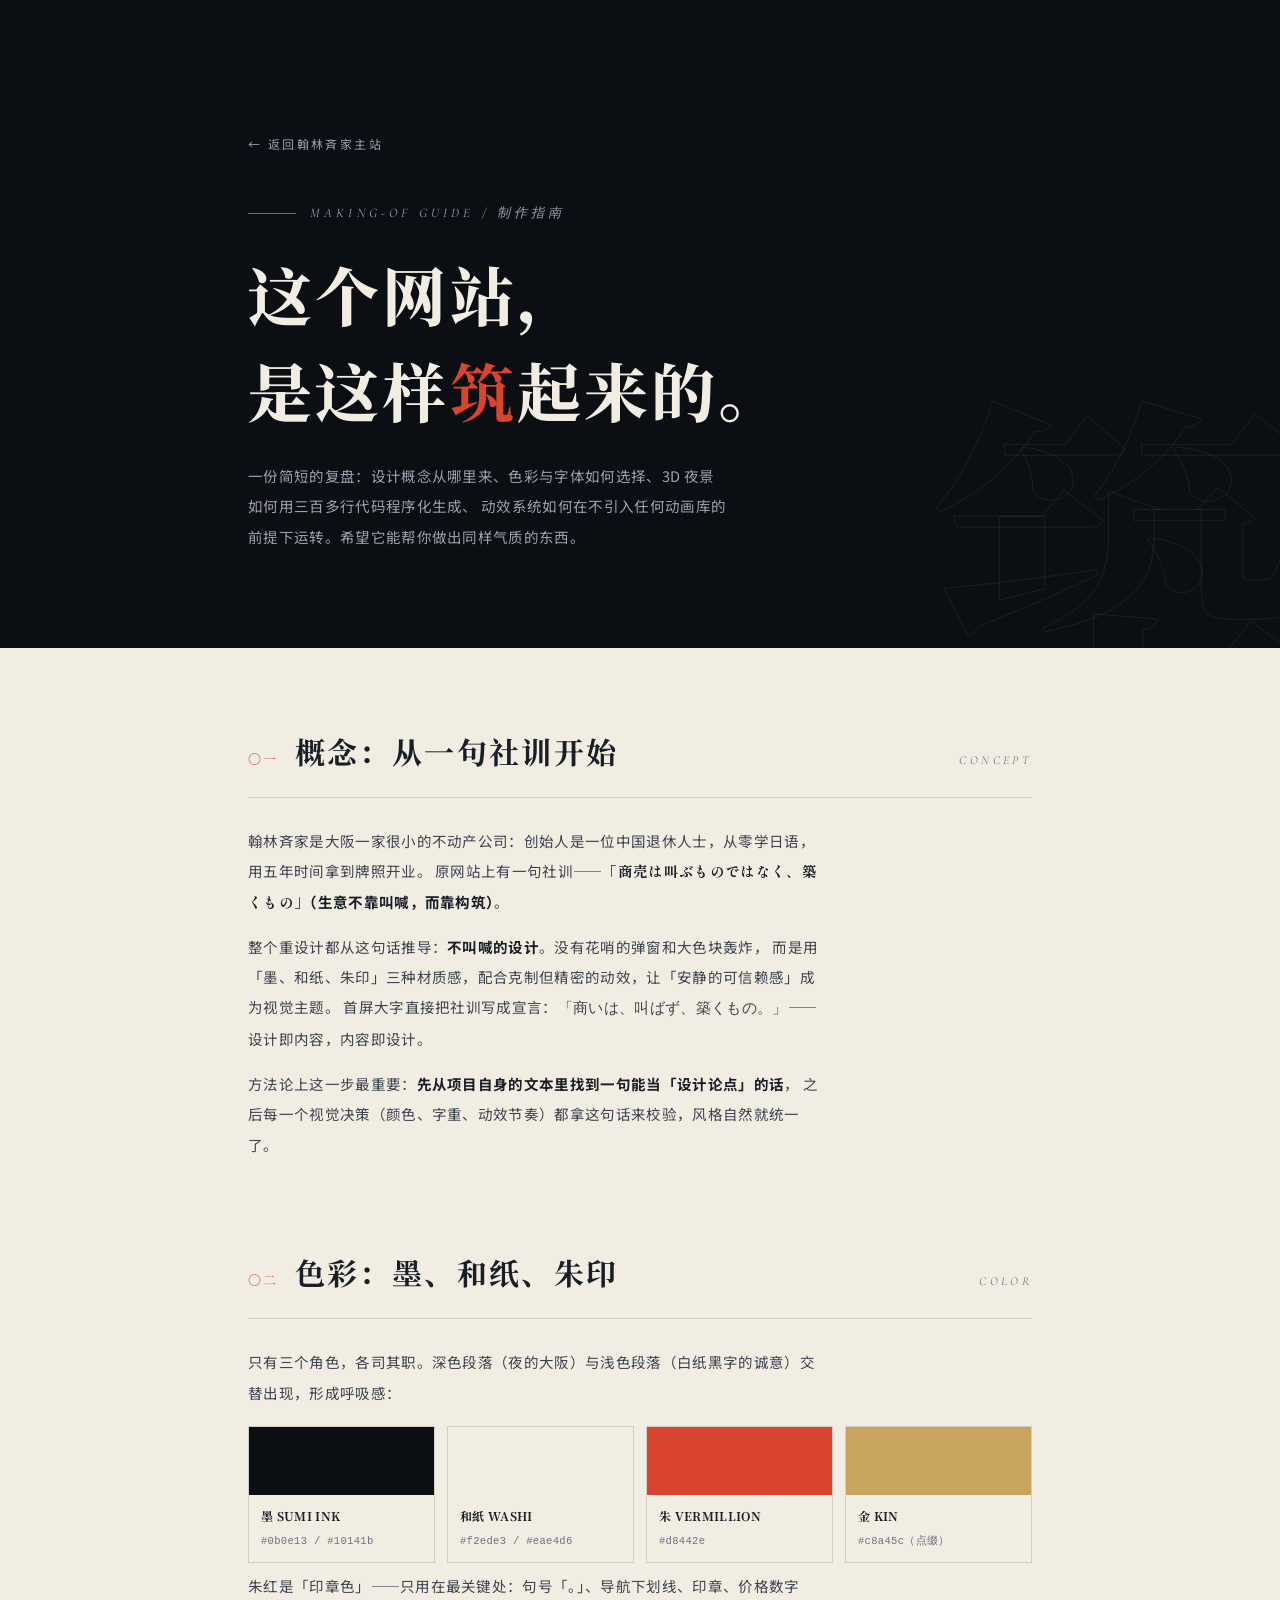
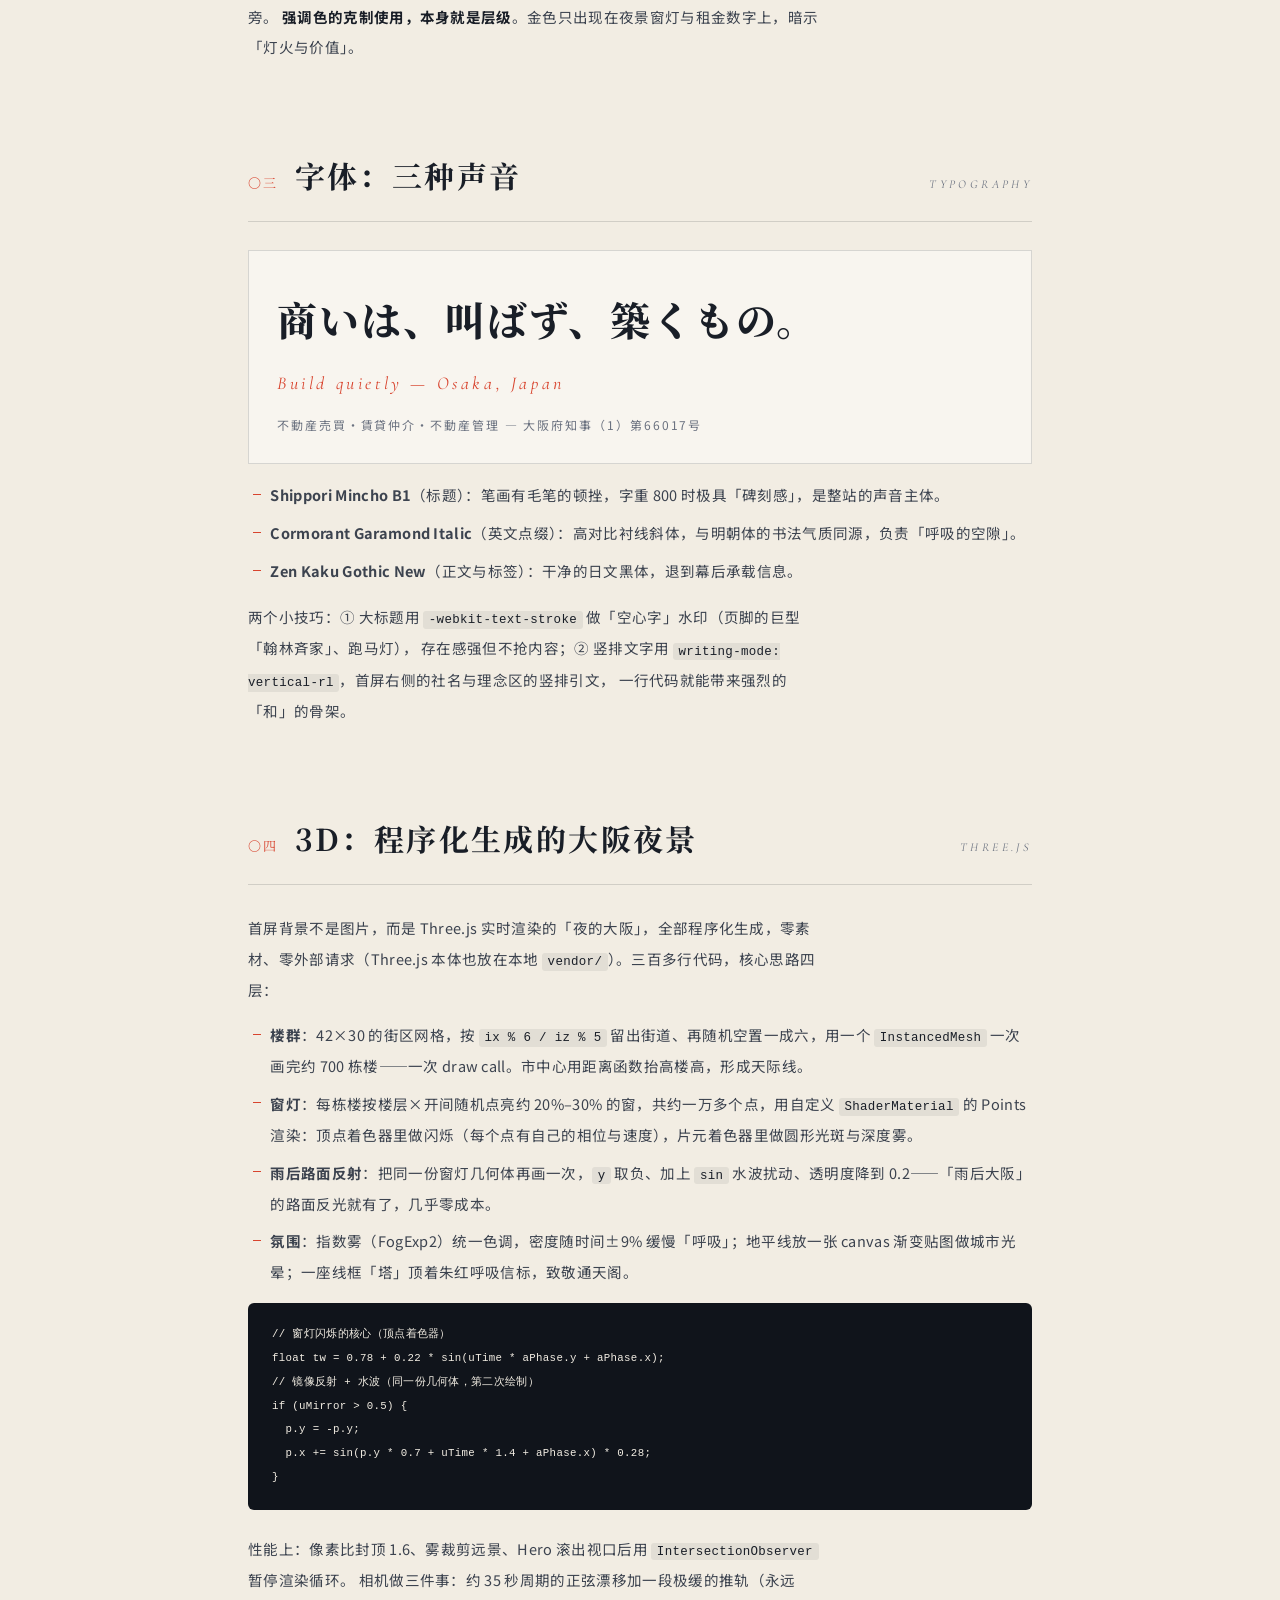
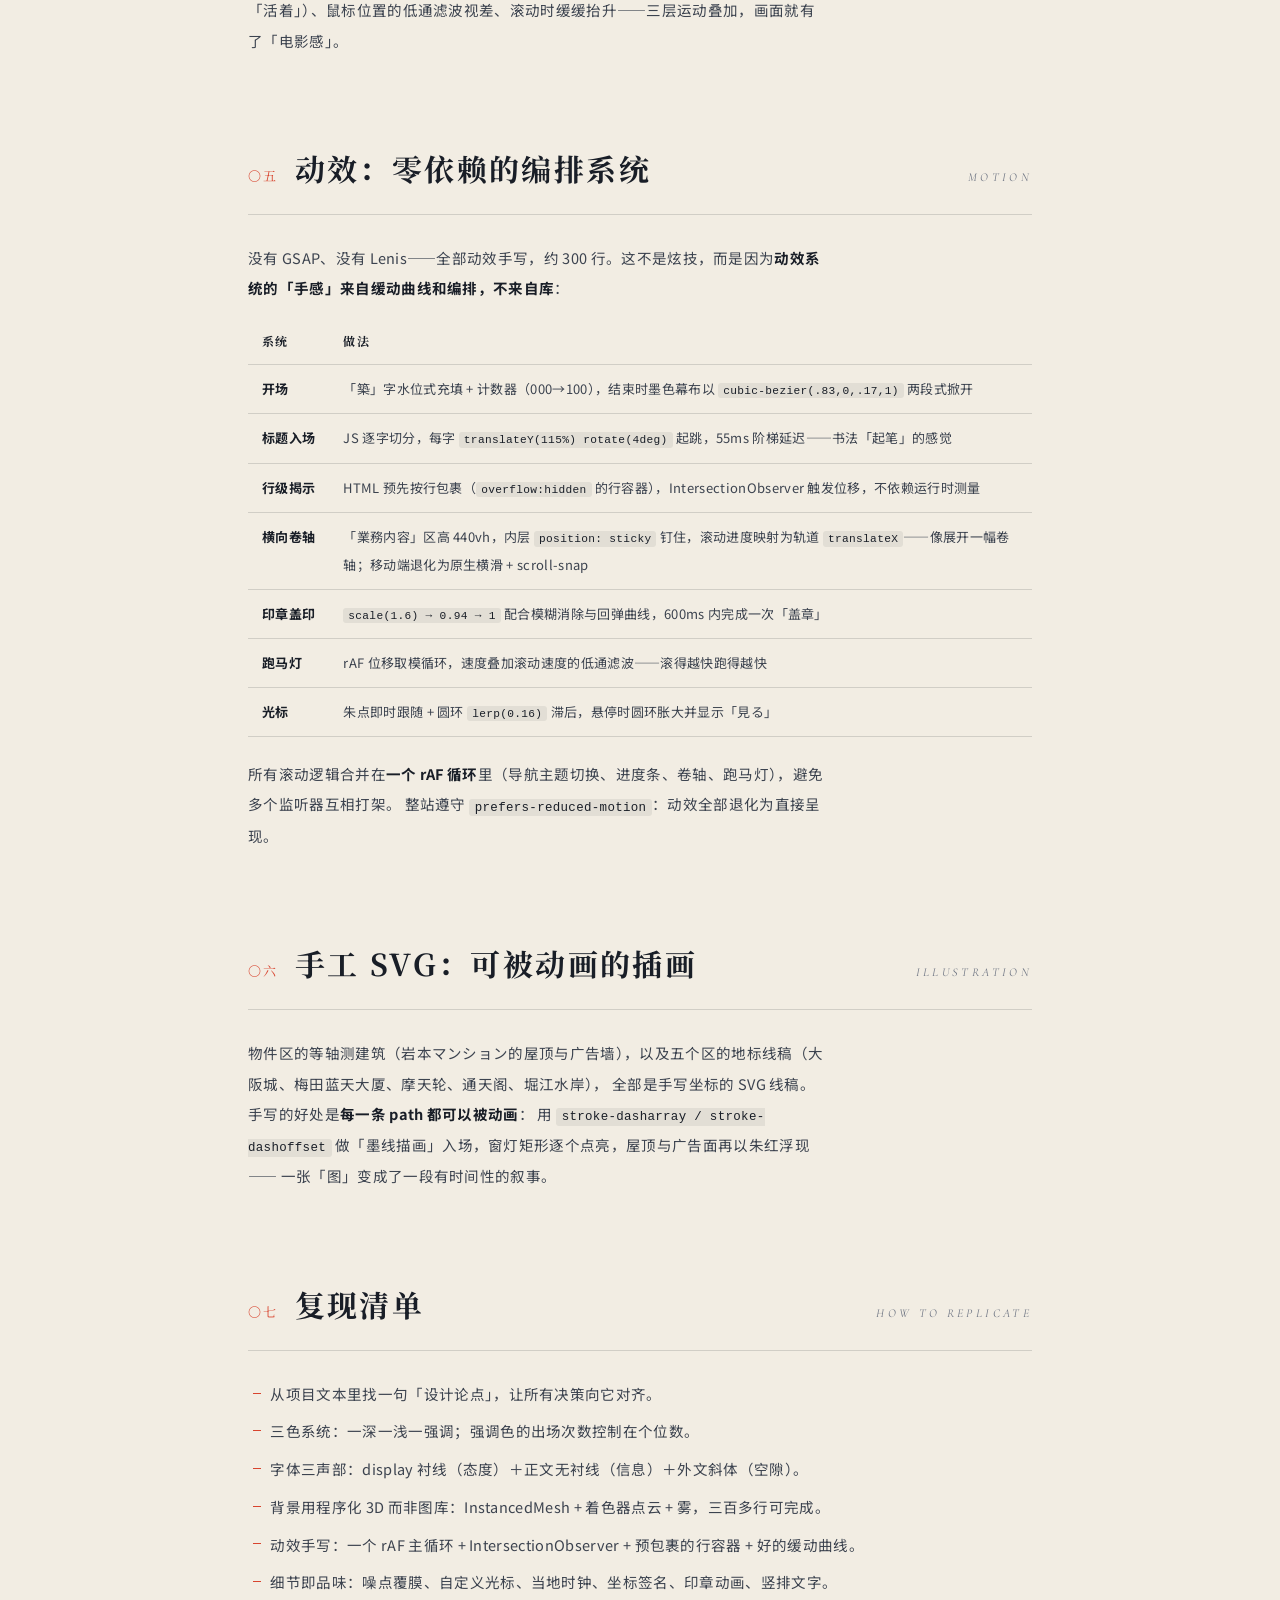
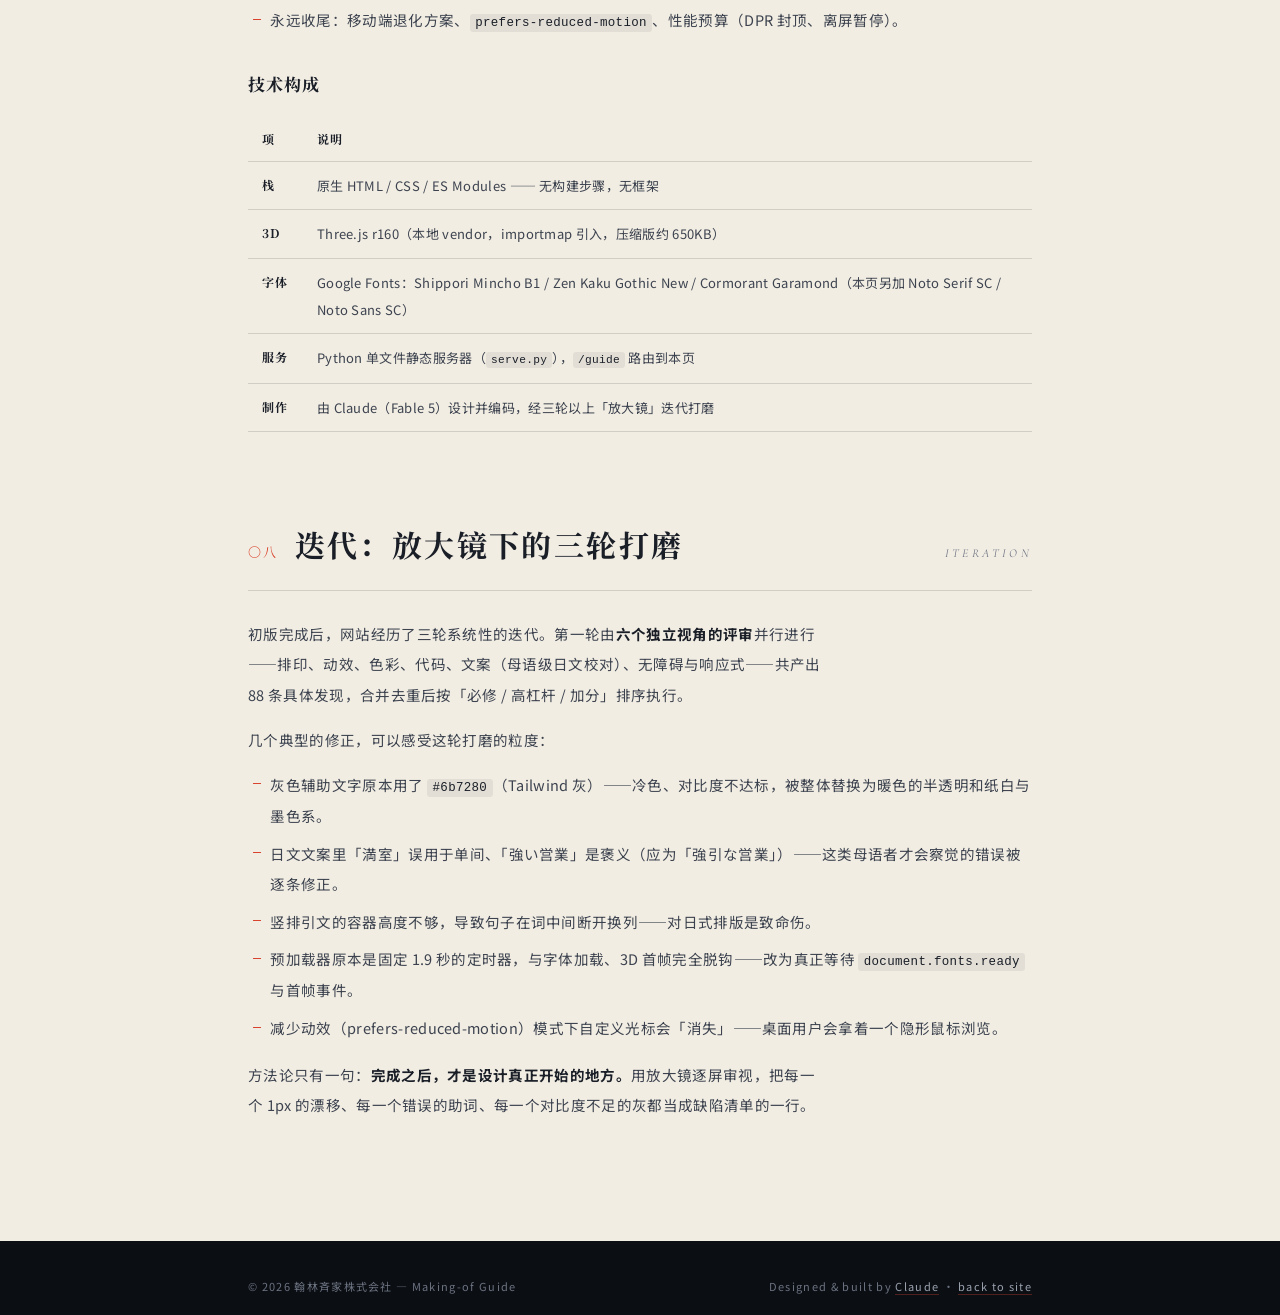
<file: guide/index.html>
<!DOCTYPE html>
<html lang="zh-CN">
<head>
  <meta charset="UTF-8" />
  <meta name="viewport" content="width=device-width, initial-scale=1.0" />
  <meta name="description" content="翰林斉家网站重建指南 — 设计概念、色彩、字体、3D 场景与动效系统的完整解析。" />
  <title>制作指南 — 这个网站是这样筑起来的</title>
  <link rel="preconnect" href="https://fonts.googleapis.com" />
  <link rel="preconnect" href="https://fonts.gstatic.com" crossorigin />
  <link href="https://fonts.googleapis.com/css2?family=Noto+Serif+SC:wght@500;700;900&family=Noto+Sans+SC:wght@300;400;500&family=Shippori+Mincho+B1:wght@600;800&family=Cormorant+Garamond:ital,wght@0,300;0,400;1,300;1,400&display=swap" rel="stylesheet" />
  <link rel="icon" href="data:image/svg+xml,%3Csvg xmlns='http://www.w3.org/2000/svg' viewBox='0 0 64 64'%3E%3Crect width='64' height='64' fill='%23d8442e'/%3E%3Ctext x='32' y='36' font-family='serif' font-weight='700' font-size='40' fill='%23f2ede3' text-anchor='middle' dominant-baseline='central'%3E翰%3C/text%3E%3C/svg%3E" />
  <style>
    :root {
      --ink: #0b0e13; --ink-2: #10141b; --washi: #f2ede3; --washi-2: #eae4d6;
      --sumi: #191e27; --sumi-soft: #3c434f; --mist: #9aa2af; --mist-dim: #6b7280;
      --shu: #d8442e; --kin: #c8a45c; --line: rgba(25,30,39,.15);
      --f-mincho: "Noto Serif SC", "Shippori Mincho B1", "Source Han Serif SC", serif;
      --f-gothic: "Noto Sans SC", "PingFang SC", "Microsoft YaHei", sans-serif;
      --f-en: "Cormorant Garamond", Georgia, serif;
      --f-ja: "Shippori Mincho B1", "Hiragino Mincho ProN", "Yu Mincho", serif;
    }
    * { box-sizing: border-box; margin: 0; padding: 0; }
    [lang="ja"] { font-family: var(--f-ja); }
    body {
      background: var(--washi); color: var(--sumi);
      font-family: var(--f-gothic); line-height: 2.1; letter-spacing: .02em;
      -webkit-font-smoothing: antialiased;
    }
    ::selection { background: var(--shu); color: var(--washi); }
    a { color: var(--shu); text-decoration: none; border-bottom: 1px solid rgba(216,68,46,.35); }
    a:hover { border-bottom-color: var(--shu); }

    .wrap { max-width: 880px; margin: 0 auto; padding: 0 clamp(20px, 5vw, 48px); }

    header.g-hero {
      background: var(--ink); color: var(--washi);
      padding: clamp(80px, 14vh, 150px) 0 clamp(60px, 9vh, 100px);
      position: relative; overflow: hidden;
    }
    header.g-hero::after {
      content: "築"; position: absolute; right: -.08em; bottom: -.28em;
      font-family: var(--f-mincho); font-weight: 800; font-size: clamp(200px, 30vw, 420px);
      line-height: 1; color: transparent; -webkit-text-stroke: 1px rgba(242,237,227,.07);
      pointer-events: none;
    }
    .g-back { font-size: 12px; letter-spacing: .2em; color: var(--mist); border: 0; }
    .g-back:hover { color: var(--shu); }
    .g-kicker { display:flex; align-items:center; gap:14px; margin-top: 40px; font-family: var(--f-en); font-style: italic; font-size: 13px; letter-spacing: .32em; color: var(--mist); }
    .g-kicker::before { content:""; width: 48px; height: 1px; background: var(--shu); }
    h1 { font-family: var(--f-mincho); font-weight: 800; font-size: clamp(34px, 6vw, 64px); line-height: 1.5; letter-spacing: .05em; margin-top: 18px; }
    h1 b { color: var(--shu); }
    .g-lead { margin-top: 24px; max-width: 60ch; color: var(--mist); font-size: 14.5px; }

    main { padding: clamp(50px, 8vh, 90px) 0 40px; }
    section { margin-bottom: clamp(56px, 9vh, 96px); }
    .sec-head { display: flex; align-items: baseline; gap: 16px; margin-bottom: 28px; border-bottom: 1px solid var(--line); padding-bottom: 14px; }
    .sec-no { font-family: var(--f-mincho); color: var(--shu); font-size: 13px; letter-spacing: .18em; }
    h2 { font-family: var(--f-mincho); font-weight: 700; font-size: clamp(22px, 3vw, 30px); letter-spacing: .08em; }
    .sec-en { margin-left: auto; font-family: var(--f-en); font-style: italic; font-size: 12px; letter-spacing: .28em; color: var(--mist-dim); }
    h3 { font-family: var(--f-mincho); font-size: 17px; margin: 30px 0 10px; letter-spacing: .06em; }
    p { margin-bottom: 1em; font-size: 14.5px; color: var(--sumi-soft); max-width: 72ch; }
    p strong { color: var(--sumi); font-weight: 700; }
    ul.plain { margin: 0 0 1em 0; padding-left: 1.4em; }
    ul.plain li { font-size: 14.5px; color: var(--sumi-soft); margin-bottom: .5em; list-style: none; position: relative; }
    ul.plain li::before { content: ""; position: absolute; left: -1.2em; top: .95em; width: .55em; height: 1px; background: var(--shu); }

    code {
      font-family: ui-monospace, "Cascadia Code", Consolas, monospace;
      font-size: .86em; background: rgba(25,30,39,.07);
      padding: .15em .45em; border-radius: 3px; color: var(--sumi);
    }
    pre {
      background: var(--ink-2); color: var(--washi); border-radius: 6px;
      padding: 20px 24px; overflow-x: auto; margin: 14px 0 24px;
      font-size: 12.5px; line-height: 1.9;
    }
    pre:focus-visible { outline: 2px solid var(--shu); outline-offset: 3px; }
    pre code { background: none; padding: 0; color: inherit; }

    .swatches { display: grid; grid-template-columns: repeat(auto-fit, minmax(130px, 1fr)); gap: 12px; margin: 18px 0 8px; }
    .sw { border: 1px solid var(--line); }
    .sw i { display: block; height: 68px; }
    .sw b { display: block; padding: 8px 12px 2px; font-size: 12px; font-family: var(--f-mincho); }
    .sw span { display: block; padding: 0 12px 10px; font-size: 10.5px; color: var(--mist-dim); font-family: ui-monospace, Consolas, monospace; }

    .type-demo { border: 1px solid var(--line); padding: 26px 28px; margin: 16px 0; background: rgba(255,255,255,.4); }
    .type-demo .td-mincho { font-family: var(--f-mincho); font-weight: 800; font-size: clamp(26px, 4vw, 40px); letter-spacing: .05em; }
    .type-demo .td-en { font-family: var(--f-en); font-style: italic; font-size: 18px; letter-spacing: .2em; color: var(--shu); margin-top: 4px; }
    .type-demo .td-gothic { font-size: 12px; letter-spacing: .16em; color: var(--mist-dim); margin-top: 10px; }

    table { width: 100%; border-collapse: collapse; margin: 14px 0 22px; font-size: 13px; }
    th, td { text-align: left; padding: 10px 14px; border-bottom: 1px solid var(--line); vertical-align: top; }
    th { font-family: var(--f-mincho); font-size: 12px; letter-spacing: .12em; color: var(--sumi); white-space: nowrap; }
    td { color: var(--sumi-soft); }
    td:first-child { white-space: nowrap; font-weight: 700; color: var(--sumi); }

    footer { background: var(--ink); color: var(--mist-dim); padding: 34px 0; font-size: 11px; letter-spacing: .12em; }
    footer .wrap { display: flex; justify-content: space-between; flex-wrap: wrap; gap: 10px; }
    footer a { color: var(--mist); }
  </style>
</head>
<body>
  <header class="g-hero">
    <div class="wrap">
      <a class="g-back" href="/">← 返回翰林斉家主站</a>
      <p class="g-kicker">MAKING-OF GUIDE / 制作指南</p>
      <h1>这个网站，<br />是这样<b>筑</b>起来的。</h1>
      <p class="g-lead">
        一份简短的复盘：设计概念从哪里来、色彩与字体如何选择、3D 夜景如何用三百多行代码程序化生成、
        动效系统如何在不引入任何动画库的前提下运转。希望它能帮你做出同样气质的东西。
      </p>
    </div>
  </header>

  <main>
    <div class="wrap">

      <section>
        <div class="sec-head"><span class="sec-no">〇一</span><h2>概念：从一句社训开始</h2><span class="sec-en">CONCEPT</span></div>
        <p>翰林斉家是大阪一家很小的不动产公司：创始人是一位中国退休人士，从零学日语，用五年时间拿到牌照开业。
        原网站上有一句社训——<strong lang="ja">「商売は叫ぶものではなく、築くもの」</strong><strong>（生意不靠叫喊，而靠构筑）</strong>。</p>
        <p>整个重设计都从这句话推导：<strong>不叫喊的设计</strong>。没有花哨的弹窗和大色块轰炸，
        而是用「墨、和纸、朱印」三种材质感，配合克制但精密的动效，让「安静的可信赖感」成为视觉主题。
        首屏大字直接把社训写成宣言：<span lang="ja">「商いは、叫ばず、築くもの。」</span>——设计即内容，内容即设计。</p>
        <p>方法论上这一步最重要：<strong>先从项目自身的文本里找到一句能当「设计论点」的话</strong>，
        之后每一个视觉决策（颜色、字重、动效节奏）都拿这句话来校验，风格自然就统一了。</p>
      </section>

      <section>
        <div class="sec-head"><span class="sec-no">〇二</span><h2>色彩：墨、和纸、朱印</h2><span class="sec-en">COLOR</span></div>
        <p>只有三个角色，各司其职。深色段落（夜的大阪）与浅色段落（白纸黑字的诚意）交替出现，形成呼吸感：</p>
        <div class="swatches">
          <div class="sw"><i style="background:#0b0e13"></i><b>墨 SUMI INK</b><span>#0b0e13 / #10141b</span></div>
          <div class="sw"><i style="background:#f2ede3"></i><b>和紙 WASHI</b><span>#f2ede3 / #eae4d6</span></div>
          <div class="sw"><i style="background:#d8442e"></i><b>朱 VERMILLION</b><span>#d8442e</span></div>
          <div class="sw"><i style="background:#c8a45c"></i><b>金 KIN</b><span>#c8a45c（点缀）</span></div>
        </div>
        <p>朱红是「印章色」——只用在最关键处：句号「。」、导航下划线、印章、价格数字旁。
        <strong>强调色的克制使用，本身就是层级</strong>。金色只出现在夜景窗灯与租金数字上，暗示「灯火与价值」。</p>
      </section>

      <section>
        <div class="sec-head"><span class="sec-no">〇三</span><h2>字体：三种声音</h2><span class="sec-en">TYPOGRAPHY</span></div>
        <div class="type-demo">
          <div class="td-mincho" lang="ja">商いは、叫ばず、築くもの。</div>
          <div class="td-en">Build quietly — Osaka, Japan</div>
          <div class="td-gothic">不動産売買・賃貸仲介・不動産管理 — 大阪府知事（1）第66017号</div>
        </div>
        <ul class="plain">
          <li><strong>Shippori Mincho B1</strong>（标题）：笔画有毛笔的顿挫，字重 800 时极具「碑刻感」，是整站的声音主体。</li>
          <li><strong>Cormorant Garamond Italic</strong>（英文点缀）：高对比衬线斜体，与明朝体的书法气质同源，负责「呼吸的空隙」。</li>
          <li><strong>Zen Kaku Gothic New</strong>（正文与标签）：干净的日文黑体，退到幕后承载信息。</li>
        </ul>
        <p>两个小技巧：① 大标题用 <code>-webkit-text-stroke</code> 做「空心字」水印（页脚的巨型「翰林斉家」、跑马灯），
        存在感强但不抢内容；② 竖排文字用 <code>writing-mode: vertical-rl</code>，首屏右侧的社名与理念区的竖排引文，
        一行代码就能带来强烈的「和」的骨架。</p>
      </section>

      <section>
        <div class="sec-head"><span class="sec-no">〇四</span><h2>3D：程序化生成的大阪夜景</h2><span class="sec-en">THREE.JS</span></div>
        <p>首屏背景不是图片，而是 Three.js 实时渲染的「夜的大阪」，全部程序化生成，零素材、零外部请求（Three.js 本体也放在本地 <code>vendor/</code>）。三百多行代码，核心思路四层：</p>
        <ul class="plain">
          <li><strong>楼群</strong>：42×30 的街区网格，按 <code>ix % 6 / iz % 5</code> 留出街道、再随机空置一成六，用一个 <code>InstancedMesh</code> 一次画完约 700 栋楼——一次 draw call。市中心用距离函数抬高楼高，形成天际线。</li>
          <li><strong>窗灯</strong>：每栋楼按楼层×开间随机点亮约 20%–30% 的窗，共约一万多个点，用自定义 <code>ShaderMaterial</code> 的 Points 渲染：顶点着色器里做闪烁（每个点有自己的相位与速度），片元着色器里做圆形光斑与深度雾。</li>
          <li><strong>雨后路面反射</strong>：把同一份窗灯几何体再画一次，<code>y</code> 取负、加上 <code>sin</code> 水波扰动、透明度降到 0.2——「雨后大阪」的路面反光就有了，几乎零成本。</li>
          <li><strong>氛围</strong>：指数雾（FogExp2）统一色调，密度随时间±9% 缓慢「呼吸」；地平线放一张 canvas 渐变贴图做城市光晕；一座线框「塔」顶着朱红呼吸信标，致敬通天阁。</li>
        </ul>
        <pre tabindex="0" role="region" aria-label="窗灯着色器代码示例"><code>// 窗灯闪烁的核心（顶点着色器）
float tw = 0.78 + 0.22 * sin(uTime * aPhase.y + aPhase.x);
// 镜像反射 + 水波（同一份几何体，第二次绘制）
if (uMirror > 0.5) {
  p.y = -p.y;
  p.x += sin(p.y * 0.7 + uTime * 1.4 + aPhase.x) * 0.28;
}</code></pre>
        <p>性能上：像素比封顶 1.6、雾裁剪远景、Hero 滚出视口后用 <code>IntersectionObserver</code> 暂停渲染循环。
        相机做三件事：约 35 秒周期的正弦漂移加一段极缓的推轨（永远「活着」）、鼠标位置的低通滤波视差、滚动时缓缓抬升——三层运动叠加，画面就有了「电影感」。</p>
      </section>

      <section>
        <div class="sec-head"><span class="sec-no">〇五</span><h2>动效：零依赖的编排系统</h2><span class="sec-en">MOTION</span></div>
        <p>没有 GSAP、没有 Lenis——全部动效手写，约 300 行。这不是炫技，而是因为<strong>动效系统的「手感」来自缓动曲线和编排，不来自库</strong>：</p>
        <table>
          <tr><th>系统</th><th>做法</th></tr>
          <tr><td>开场</td><td>「築」字水位式充填 + 计数器（000→100），结束时墨色幕布以 <code>cubic-bezier(.83,0,.17,1)</code> 两段式掀开</td></tr>
          <tr><td>标题入场</td><td>JS 逐字切分，每字 <code>translateY(115%) rotate(4deg)</code> 起跳，55ms 阶梯延迟——书法「起笔」的感觉</td></tr>
          <tr><td>行级揭示</td><td>HTML 预先按行包裹（<code>overflow:hidden</code> 的行容器），IntersectionObserver 触发位移，不依赖运行时测量</td></tr>
          <tr><td>横向卷轴</td><td>「業務内容」区高 440vh，内层 <code>position: sticky</code> 钉住，滚动进度映射为轨道 <code>translateX</code>——像展开一幅卷轴；移动端退化为原生横滑 + scroll-snap</td></tr>
          <tr><td>印章盖印</td><td><code>scale(1.6) → 0.94 → 1</code> 配合模糊消除与回弹曲线，600ms 内完成一次「盖章」</td></tr>
          <tr><td>跑马灯</td><td>rAF 位移取模循环，速度叠加滚动速度的低通滤波——滚得越快跑得越快</td></tr>
          <tr><td>光标</td><td>朱点即时跟随 + 圆环 <code>lerp(0.16)</code> 滞后，悬停时圆环胀大并显示「見る」</td></tr>
        </table>
        <p>所有滚动逻辑合并在<strong>一个 rAF 循环</strong>里（导航主题切换、进度条、卷轴、跑马灯），避免多个监听器互相打架。
        整站遵守 <code>prefers-reduced-motion</code>：动效全部退化为直接呈现。</p>
      </section>

      <section>
        <div class="sec-head"><span class="sec-no">〇六</span><h2>手工 SVG：可被动画的插画</h2><span class="sec-en">ILLUSTRATION</span></div>
        <p>物件区的等轴测建筑（岩本マンション的屋顶与广告墙），以及五个区的地标线稿（大阪城、梅田蓝天大厦、摩天轮、通天阁、堀江水岸），
        全部是手写坐标的 SVG 线稿。手写的好处是<strong>每一条 path 都可以被动画</strong>：
        用 <code>stroke-dasharray / stroke-dashoffset</code> 做「墨线描画」入场，窗灯矩形逐个点亮，屋顶与广告面再以朱红浮现——
        一张「图」变成了一段有时间性的叙事。</p>
      </section>

      <section>
        <div class="sec-head"><span class="sec-no">〇七</span><h2>复现清单</h2><span class="sec-en">HOW TO REPLICATE</span></div>
        <ul class="plain">
          <li>从项目文本里找一句「设计论点」，让所有决策向它对齐。</li>
          <li>三色系统：一深一浅一强调；强调色的出场次数控制在个位数。</li>
          <li>字体三声部：display 衬线（态度）＋正文无衬线（信息）＋外文斜体（空隙）。</li>
          <li>背景用程序化 3D 而非图库：InstancedMesh + 着色器点云 + 雾，三百多行可完成。</li>
          <li>动效手写：一个 rAF 主循环 + IntersectionObserver + 预包裹的行容器 + 好的缓动曲线。</li>
          <li>细节即品味：噪点覆膜、自定义光标、当地时钟、坐标签名、印章动画、竖排文字。</li>
          <li>永远收尾：移动端退化方案、<code>prefers-reduced-motion</code>、性能预算（DPR 封顶、离屏暂停）。</li>
        </ul>
        <h3>技术构成</h3>
        <table>
          <tr><th scope="col">项</th><th scope="col">说明</th></tr>
          <tr><th scope="row">栈</th><td>原生 HTML / CSS / ES Modules —— 无构建步骤，无框架</td></tr>
          <tr><th scope="row">3D</th><td>Three.js r160（本地 vendor，importmap 引入，压缩版约 650KB）</td></tr>
          <tr><th scope="row">字体</th><td>Google Fonts：Shippori Mincho B1 / Zen Kaku Gothic New / Cormorant Garamond（本页另加 Noto Serif SC / Noto Sans SC）</td></tr>
          <tr><th scope="row">服务</th><td>Python 单文件静态服务器（<code>serve.py</code>），<code>/guide</code> 路由到本页</td></tr>
          <tr><th scope="row">制作</th><td>由 Claude（Fable 5）设计并编码，经三轮以上「放大镜」迭代打磨</td></tr>
        </table>
      </section>

      <section>
        <div class="sec-head"><span class="sec-no">〇八</span><h2>迭代：放大镜下的三轮打磨</h2><span class="sec-en">ITERATION</span></div>
        <p>初版完成后，网站经历了三轮系统性的迭代。第一轮由<strong>六个独立视角的评审</strong>并行进行——排印、动效、色彩、代码、文案（母语级日文校对）、无障碍与响应式——共产出 88 条具体发现，合并去重后按「必修 / 高杠杆 / 加分」排序执行。</p>
        <p>几个典型的修正，可以感受这轮打磨的粒度：</p>
        <ul class="plain">
          <li>灰色辅助文字原本用了 <code>#6b7280</code>（Tailwind 灰）——冷色、对比度不达标，被整体替换为暖色的半透明和纸白与墨色系。</li>
          <li>日文文案里「満室」误用于单间、「強い営業」是褒义（应为「強引な営業」）——这类母语者才会察觉的错误被逐条修正。</li>
          <li>竖排引文的容器高度不够，导致句子在词中间断开换列——对日式排版是致命伤。</li>
          <li>预加载器原本是固定 1.9 秒的定时器，与字体加载、3D 首帧完全脱钩——改为真正等待 <code>document.fonts.ready</code> 与首帧事件。</li>
          <li>减少动效（prefers-reduced-motion）模式下自定义光标会「消失」——桌面用户会拿着一个隐形鼠标浏览。</li>
        </ul>
        <p>方法论只有一句：<strong>完成之后，才是设计真正开始的地方。</strong>用放大镜逐屏审视，把每一个 1px 的漂移、每一个错误的助词、每一个对比度不足的灰都当成缺陷清单的一行。</p>
      </section>

    </div>
  </main>

  <footer>
    <div class="wrap">
      <span>© 2026 翰林斉家株式会社 — Making-of Guide</span>
      <span>Designed &amp; built by <a href="https://claude.com/claude-code">Claude</a> · <a href="/">back to site</a></span>
    </div>
  </footer>
</body>
</html>
</file>
<file: site/assets/css/style.css>
/* ============================================================
   翰林斉家株式会社 — HANLIN SAIKA CO., LTD.
   "商いは、叫ばず、築くもの。" — Build quietly.
   Design system: sumi ink / washi paper / vermillion seal
   ============================================================ */

/* ---------- tokens ---------- */
:root {
  /* color */
  --ink-950: #0b0e13;
  --ink-900: #10141b;
  --ink-800: #161b24;
  --ink-700: #222937;
  --washi: #f2ede3;
  --washi-2: #eae4d6;
  --washi-3: #ded6c2;
  --sumi: #191e27;
  --sumi-soft: #3c434f;
  --sumi-dim: #625c4f;
  --mist: rgba(242, 237, 227, 0.78);
  --mist-dim: rgba(242, 237, 227, 0.58);
  --shu: #d8442e;
  --shu-deep: #b23421;
  --shu-ink: #e25a42;
  --kin: #c8a45c;
  --line-on-washi: rgba(25, 30, 39, 0.16);
  --line-on-ink: rgba(242, 237, 227, 0.14);

  /* type */
  --f-mincho: "Shippori Mincho B1", "Hiragino Mincho ProN", "Yu Mincho", "YuMincho", serif;
  --f-gothic: "Zen Kaku Gothic New", "Hiragino Kaku Gothic ProN", "Yu Gothic", Meiryo, sans-serif;
  --f-en: "Cormorant Garamond", "Times New Roman", Georgia, serif;

  /* scale */
  --pad-x: clamp(20px, 5vw, 84px);
  --max-w: 1520px;

  /* motion */
  --e-out: cubic-bezier(0.22, 1, 0.36, 1);
  --e-inout: cubic-bezier(0.83, 0, 0.17, 1);
  --t-slow: 1.1s;
}

/* ---------- base ---------- */
*,
*::before,
*::after { box-sizing: border-box; margin: 0; padding: 0; }

html {
  scroll-behavior: smooth;
  -webkit-text-size-adjust: 100%;
}

body {
  background: var(--ink-950);
  color: var(--washi);
  font-family: var(--f-gothic);
  font-weight: 400;
  line-height: 1.9;
  letter-spacing: 0.02em;
  overflow-x: hidden;
  -webkit-font-smoothing: antialiased;
  -moz-osx-font-smoothing: grayscale;
}

::selection { background: var(--shu); color: var(--washi); }

a { color: inherit; text-decoration: none; }
ul, ol { list-style: none; }
img, svg, canvas { display: block; max-width: 100%; }
button { font: inherit; color: inherit; background: none; border: 0; cursor: pointer; }
address { font-style: normal; }
mark { background: none; color: inherit; }

@media (pointer: fine) {
  .has-cursor body { cursor: none; }
  .has-cursor a, .has-cursor button, .has-cursor [data-cursor] { cursor: none; }
}

body.is-locked { overflow: hidden; }

.skip {
  position: fixed;
  top: 14px; left: 14px;
  z-index: 10001;
  background: var(--shu);
  color: var(--washi);
  font-size: 13px;
  letter-spacing: 0.12em;
  padding: 12px 20px;
  transform: translateY(-260%);
  transition: transform 0.3s var(--e-out);
}
.skip:focus-visible { transform: none; }

:focus-visible { outline: 2px solid var(--shu); outline-offset: 4px; }

/* ============================================================
   GRAIN / PROGRESS / CURSOR — global chrome
   ============================================================ */
.grain {
  position: fixed;
  inset: -100px;
  z-index: 9990;
  pointer-events: none;
  opacity: 0.07;
  mix-blend-mode: overlay;
  background-image: url("data:image/svg+xml,%3Csvg xmlns='http://www.w3.org/2000/svg' width='240' height='240'%3E%3Cfilter id='n'%3E%3CfeTurbulence type='fractalNoise' baseFrequency='0.85' numOctaves='2' stitchTiles='stitch'/%3E%3C/filter%3E%3Crect width='100%25' height='100%25' filter='url(%23n)'/%3E%3C/svg%3E");
  animation: grainShift 0.8s steps(1, end) infinite;
}
@keyframes grainShift {
  0% { transform: translate(0, 0); }
  12.5% { transform: translate(-42px, 22px); }
  25% { transform: translate(26px, -38px); }
  37.5% { transform: translate(-14px, -30px); }
  50% { transform: translate(38px, 34px); }
  62.5% { transform: translate(-52px, -12px); }
  75% { transform: translate(18px, 44px); }
  87.5% { transform: translate(44px, -20px); }
  100% { transform: translate(0, 0); }
}

.progress {
  position: fixed;
  top: 0; left: 0; right: 0;
  height: 2px;
  z-index: 9980;
  pointer-events: none;
}
.progress span {
  display: block;
  height: 100%;
  width: 100%;
  background: var(--shu);
  transform-origin: 0 0;
  transform: scaleX(0);
}

.cursor { position: fixed; inset: 0; z-index: 9999; pointer-events: none; display: none; opacity: 0; transition: opacity 0.4s; }
@media (pointer: fine) { .js .cursor { display: block; } }
.cursor.is-awake { opacity: 1; }
.cursor-dot {
  position: absolute;
  width: 6px; height: 6px;
  margin: -3px 0 0 -3px;
  border-radius: 50%;
  background: var(--shu);
  will-change: transform;
}
.cursor-ring {
  position: absolute;
  width: 38px; height: 38px;
  margin: -19px 0 0 -19px;
  border: 1px solid rgba(216, 68, 46, 0.55);
  border-radius: 50%;
  display: grid;
  place-items: center;
  will-change: transform;
  transition: width 0.35s var(--e-out), height 0.35s var(--e-out),
              margin 0.35s var(--e-out), background-color 0.35s var(--e-out),
              border-color 0.35s var(--e-out);
}
.cursor-label {
  font-family: var(--f-gothic);
  font-size: 10px;
  letter-spacing: 0.14em;
  color: var(--washi);
  opacity: 0;
  transition: opacity 0.25s;
  white-space: nowrap;
}
.cursor.is-hover .cursor-ring {
  width: 64px; height: 64px;
  margin: -32px 0 0 -32px;
  background: rgba(216, 68, 46, 0.9);
  border-color: transparent;
}
.cursor.is-hover .cursor-label { opacity: 1; }
.cursor.is-hover .cursor-dot { opacity: 0; }

/* ============================================================
   PRELOADER
   ============================================================ */
.loader {
  position: fixed;
  inset: 0;
  z-index: 10000;
  background: var(--washi);
  color: var(--sumi);
  display: grid;
  place-items: center;
  transition: transform 1s var(--e-inout) 0.15s;
}
.loader-panel--ink {
  position: absolute;
  inset: 0;
  background: var(--ink-950);
  transform: scaleY(0);
  transform-origin: 50% 100%;
  transition: transform 0.9s var(--e-inout);
}
.loader.is-done { transform: translateY(-100%); }
.loader.is-done .loader-panel--ink { transform: scaleY(1); transform-origin: 50% 0%; }

.loader-core { position: relative; text-align: center; }
.loader-kanji {
  position: relative;
  font-family: var(--f-mincho);
  font-weight: 800;
  font-size: clamp(120px, 24vw, 260px);
  line-height: 1;
}
.loader-kanji-ghost {
  color: transparent;
  -webkit-text-stroke: 1px rgba(25, 30, 39, 0.25);
}
.loader-kanji-fill {
  position: absolute;
  inset: 0;
  color: var(--sumi);
  clip-path: inset(100% 0 0 0);
  transition: clip-path 0.12s linear;
}
.loader-meta {
  margin-top: 26px;
  display: flex;
  align-items: baseline;
  justify-content: space-between;
  gap: 40px;
  border-top: 1px solid var(--line-on-washi);
  padding-top: 14px;
}
.loader-word {
  font-size: 10px;
  letter-spacing: 0.34em;
  color: var(--sumi-soft);
}
.loader-count {
  font-family: var(--f-en);
  font-style: italic;
  font-size: 22px;
  color: var(--shu-deep);
  font-variant-numeric: tabular-nums;
}

/* ============================================================
   NAV
   ============================================================ */
.nav {
  position: fixed;
  top: 0; left: 0; right: 0;
  z-index: 9000;
  display: flex;
  align-items: center;
  gap: clamp(18px, 3vw, 44px);
  padding: 18px var(--pad-x);
  transition: color 0.5s, background-color 0.5s, transform 0.5s var(--e-out);
  color: var(--washi);
}
.nav::after {
  content: "";
  position: absolute;
  left: var(--pad-x); right: var(--pad-x); bottom: 0;
  height: 1px;
  background: currentColor;
  opacity: 0;
  transition: opacity 0.5s;
}
.nav[data-theme-now="light"] { color: var(--sumi); }
.nav.is-scrolled { backdrop-filter: blur(14px); }
.nav.is-scrolled::after { opacity: 0.14; }
.nav[data-theme-now="dark"].is-scrolled { background: rgba(11, 14, 19, 0.72); }
.nav[data-theme-now="light"].is-scrolled { background: rgba(242, 237, 227, 0.78); }
.nav.is-hidden { transform: translateY(-100%); }

.nav-brand { display: flex; align-items: center; gap: 12px; min-width: 0; }
.brand-logo {
  display: flex;
  align-items: center;
  width: clamp(86px, 9vw, 122px);
  height: 40px;
  padding: 4px 8px;
  border-radius: 2px;
  background: rgba(242, 237, 227, 0.94);
  box-shadow: 0 10px 28px rgba(0, 0, 0, 0.18);
  flex: 0 0 auto;
}
.brand-logo img {
  width: 100%;
  height: 100%;
  object-fit: contain;
}
.seal {
  display: grid;
  place-items: center;
  color: var(--washi);
  background: var(--shu);
  width: 40px; height: 40px;
  flex: 0 0 auto;
}
.seal svg { width: 30px; height: 30px; }
.seal--mini { opacity: 0.82; }
.seal-t {
  font-family: var(--f-mincho);
  font-weight: 700;
  font-size: 24px;
  fill: currentColor;
  text-anchor: middle;
  dominant-baseline: central;
}
.nav-brand-text { display: flex; flex-direction: column; line-height: 1.3; }
.nav-brand-text b { font-family: var(--f-mincho); font-weight: 700; font-size: 15px; letter-spacing: 0.06em; }
.nav-brand-text i { font-style: normal; font-size: 9.5px; letter-spacing: 0.28em; opacity: 0.7; }

.nav-links {
  display: flex;
  gap: clamp(14px, 2.2vw, 30px);
  margin-left: auto;
  font-size: 13px;
  letter-spacing: 0.12em;
}
.nav-links a { position: relative; padding: 6px 2px; opacity: 0.82; transition: opacity 0.3s; }
.nav-links a i {
  font-family: var(--f-en);
  font-style: italic;
  font-weight: 500;
  font-size: 10.5px;
  margin-right: 5px;
  color: var(--shu-ink);
}
.nav[data-theme-now="light"] .nav-links a i { color: var(--shu-deep); }
.nav-links a::after {
  content: "";
  position: absolute;
  left: 0; bottom: 0;
  width: 100%; height: 1px;
  background: var(--shu);
  transform: scaleX(0);
  transform-origin: 100% 0;
  transition: transform 0.45s var(--e-out);
}
.nav-links a:hover { opacity: 1; }
.nav-links a:hover::after { transform: scaleX(1); transform-origin: 0 0; }

.nav-side { display: flex; align-items: center; gap: 22px; }
.nav-clock {
  font-size: 10px;
  letter-spacing: 0.22em;
  opacity: 0.6;
  white-space: nowrap;
}
.nav-clock b { font-weight: 500; font-variant-numeric: tabular-nums; }

.lang-switch {
  display: inline-flex;
  align-items: center;
  gap: 6px;
  padding: 4px;
  border: 1px solid rgba(242, 237, 227, 0.18);
  border-radius: 999px;
  background: rgba(11, 14, 19, 0.22);
  backdrop-filter: blur(10px);
}
.lang-switch button {
  appearance: none;
  border: 0;
  border-radius: 999px;
  background: transparent;
  color: currentColor;
  font: inherit;
  font-size: 11px;
  line-height: 1;
  letter-spacing: 0.06em;
  white-space: nowrap;
  padding: 8px 10px;
  opacity: 0.72;
  transition: background 0.25s var(--e-out), color 0.25s var(--e-out), opacity 0.25s var(--e-out);
}
.lang-switch button:hover,
.lang-switch button.is-active {
  background: var(--shu);
  color: var(--washi);
  opacity: 1;
}
.nav[data-theme-now="light"] .lang-switch {
  border-color: rgba(25, 30, 39, 0.18);
  background: rgba(242, 237, 227, 0.52);
}
.lang-switch--mobile {
  width: 100%;
  max-width: 260px;
  margin-top: 10px;
  justify-content: center;
}

.nav-burger {
  display: none;
  flex-direction: column;
  justify-content: center;
  gap: 7px;
  width: 48px;
  height: 48px;
  align-items: center;
  margin: -6px -8px -6px auto;
}
.nav-burger span {
  display: block;
  width: 30px; height: 1.5px;
  background: currentColor;
  transition: transform 0.4s var(--e-out), width 0.4s var(--e-out);
}
.nav-burger[aria-expanded="true"] span:nth-child(1) { transform: translateY(4.25px) rotate(20deg); }
.nav-burger[aria-expanded="true"] span:nth-child(2) { transform: translateY(-4.25px) rotate(-20deg); }

/* mobile menu */
.mnav {
  position: fixed;
  inset: 0;
  z-index: 8990;
  background: var(--ink-950);
  color: var(--washi);
  display: flex;
  flex-direction: column;
  justify-content: center;
  padding: 96px var(--pad-x) calc(32px + env(safe-area-inset-bottom, 0px));
  overflow-y: auto;
  clip-path: inset(0 0 100% 0);
  visibility: hidden;
  transition: clip-path 0.7s var(--e-inout), visibility 0s 0.75s;
}
.mnav.is-open {
  clip-path: inset(0 0 0 0);
  visibility: visible;
  transition: clip-path 0.7s var(--e-inout);
}
.mnav nav { display: flex; flex-direction: column; gap: 4px; margin: auto 0; }
.mnav nav a {
  font-family: var(--f-mincho);
  font-weight: 700;
  font-size: clamp(30px, 8vw, 56px);
  padding: 10px 0;
  border-bottom: 1px solid var(--line-on-ink);
  display: flex;
  align-items: baseline;
  gap: 18px;
  opacity: 0;
  transform: translateY(26px);
  transition: opacity 0.5s var(--e-out), transform 0.5s var(--e-out);
}
.mnav.is-open nav a {
  opacity: 1;
  transform: none;
  transition-delay: calc(0.26s + var(--i, 0) * 0.06s);
}
.mnav nav a em { font-style: normal; font-size: 13px; color: var(--shu-ink); font-weight: 400; }
.mnav nav a i {
  font-family: var(--f-en);
  font-style: italic;
  font-weight: 300;
  font-size: 15px;
  margin-left: auto;
  opacity: 0.45;
  letter-spacing: 0.1em;
}
.mnav-foot { margin-top: 42px; display: flex; flex-wrap: wrap; gap: 10px 34px; font-size: 14px; opacity: 0.7; }

/* external resource rail */
.resource-rail {
  position: fixed;
  z-index: 120;
  top: 116px;
  right: 18px;
  width: 154px;
  display: grid;
  gap: 8px;
  color: var(--washi);
  pointer-events: none;
  user-select: none;
  touch-action: none;
  transition: width 0.28s var(--e-out), opacity 0.28s var(--e-out), filter 0.28s var(--e-out);
}
.resource-rail.is-dragging {
  opacity: 0.9;
  filter: drop-shadow(0 18px 38px rgba(0, 0, 0, 0.34));
}
.resource-tools {
  display: flex;
  gap: 6px;
  align-items: stretch;
  pointer-events: auto;
}
.resource-tools button {
  appearance: none;
  border: 1px solid rgba(242, 237, 227, 0.16);
  background: rgba(16, 20, 27, 0.76);
  color: var(--washi);
  font: inherit;
  font-size: 11px;
  font-weight: 700;
  line-height: 1;
  letter-spacing: 0.08em;
  min-height: 32px;
  transition: background 0.25s var(--e-out), color 0.25s var(--e-out), border-color 0.25s var(--e-out);
}
.resource-tools button:hover {
  background: var(--shu);
  border-color: var(--shu);
}
.resource-drag {
  flex: 1;
  display: inline-flex;
  align-items: center;
  justify-content: center;
  gap: 5px;
  cursor: grab;
}
.resource-drag:active { cursor: grabbing; }
.resource-grip {
  font-size: 14px;
  letter-spacing: -0.22em;
  transform: rotate(90deg);
}
.resource-toggle {
  flex: 0 0 auto;
  padding: 0 10px;
}
.resource-rail-body {
  display: grid;
  gap: 12px;
  pointer-events: auto;
  max-height: calc(100vh - 150px);
  overflow-y: auto;
  overscroll-behavior: contain;
  transform-origin: 100% 0;
  transition: opacity 0.24s var(--e-out), transform 0.24s var(--e-out), visibility 0.24s var(--e-out);
}
.resource-rail.is-collapsed {
  width: 58px;
}
.resource-rail.is-collapsed .resource-rail-body {
  opacity: 0;
  visibility: hidden;
  transform: scale(0.94);
  pointer-events: none;
  position: absolute;
}
.resource-rail.is-collapsed .resource-tools {
  display: grid;
  grid-template-columns: 1fr;
}
.resource-rail.is-collapsed .resource-drag {
  min-height: 28px;
}
.resource-rail.is-collapsed .resource-drag-label {
  display: none;
}
.resource-rail.is-collapsed .resource-toggle {
  width: 58px;
  height: 58px;
  padding: 0;
  border-radius: 999px;
  background: var(--shu);
  box-shadow: 0 16px 36px rgba(0, 0, 0, 0.28);
}
.resource-block {
  overflow: hidden;
  border: 1px solid rgba(242, 237, 227, 0.14);
  background: rgba(16, 20, 27, 0.7);
  box-shadow: 0 18px 42px rgba(0, 0, 0, 0.24);
  backdrop-filter: blur(18px);
  pointer-events: auto;
}
.resource-block h2 {
  padding: 10px 12px;
  background: linear-gradient(135deg, rgba(216, 68, 46, 0.9), rgba(178, 52, 33, 0.9));
  color: var(--washi);
  font-size: 12px;
  font-weight: 700;
  letter-spacing: 0.1em;
  line-height: 1.35;
}
.resource-link {
  display: block;
  padding: 9px 12px;
  border-top: 1px solid rgba(242, 237, 227, 0.12);
  background: rgba(34, 41, 55, 0.76);
  color: rgba(242, 237, 227, 0.86);
  font-size: 12px;
  font-weight: 700;
  letter-spacing: 0.04em;
  line-height: 1.35;
  transition: background 0.25s var(--e-out), color 0.25s var(--e-out), transform 0.25s var(--e-out);
}
.resource-link:nth-of-type(2n) { background: rgba(42, 51, 68, 0.76); }
.resource-link:hover {
  background: var(--shu);
  color: var(--washi);
  transform: translateX(-3px);
}
.resource-link--partner {
  background: linear-gradient(135deg, rgba(242, 237, 227, 0.96), rgba(222, 214, 194, 0.96));
  color: var(--sumi);
}
.resource-link--partner:hover {
  background: var(--washi);
  color: var(--shu-deep);
}
.resource-link--youtube {
  background: rgba(154, 29, 25, 0.86);
  color: var(--washi);
}
.resource-link--youtube:hover {
  background: #c4302b;
  color: var(--washi);
}

/* ============================================================
   BUTTONS
   ============================================================ */
.btn {
  position: relative;
  display: inline-flex;
  align-items: center;
  gap: 12px;
  font-size: 13px;
  letter-spacing: 0.16em;
  padding: 13px 26px;
  border: 1px solid currentColor;
  overflow: hidden;
  transition: color 0.45s var(--e-out);
  will-change: transform;
}
.btn::before {
  content: "";
  position: absolute;
  inset: 0;
  background: var(--shu);
  transform: scaleY(0);
  transform-origin: 50% 100%;
  transition: transform 0.45s var(--e-out);
  z-index: -1;
}
.btn:hover::before { transform: scaleY(1); transform-origin: 50% 0%; }
.btn:hover { color: var(--washi); border-color: var(--shu); }
.btn i { font-style: normal; transition: transform 0.35s var(--e-out); }
.btn:hover i { transform: translateX(5px); }
.btn::after {
  content: "";
  position: absolute;
  inset: -2px;
  border: 2px solid var(--shu);
  opacity: 0;
  pointer-events: none;
}
.btn.is-pressed::after { animation: sealPress 0.55s var(--e-out); }
@keyframes sealPress {
  0% { opacity: 0.9; transform: scale(1.18); }
  60% { opacity: 0.6; transform: scale(0.985); }
  100% { opacity: 0; transform: scale(1); }
}

.btn--seal {
  background: var(--shu);
  border-color: var(--shu);
  color: var(--washi);
  padding: 10px 20px;
  white-space: nowrap;
}
.btn--seal::before { background: var(--shu-deep); }
.btn--big {
  font-family: var(--f-en);
  font-size: clamp(18px, 2.6vw, 28px);
  letter-spacing: 0.06em;
  font-style: italic;
  padding: 20px 44px;
}
.btn:active { transform: scale(0.97); }

/* ============================================================
   HERO
   ============================================================ */
.hero {
  position: relative;
  min-height: 100vh;
  min-height: 100svh;
  display: flex;
  flex-direction: column;
  justify-content: flex-end;
  overflow: hidden;
  background: var(--ink-950);
}
.hero-canvas-wrap { position: absolute; inset: 0; }
#city { width: 100%; height: 100%; }
.hero-haze {
  position: absolute;
  inset: 0;
  background:
    linear-gradient(180deg, rgba(11, 14, 19, 0.6) 0%, transparent 34%, transparent 62%, rgba(11, 14, 19, 0.82) 100%);
}
.hero-vignette {
  position: absolute;
  inset: 0;
  background: radial-gradient(ellipse 120% 90% at 50% 42%, transparent 58%, rgba(11, 14, 19, 0.55) 100%);
}

.hero-inner {
  position: relative;
  z-index: 2;
  padding: 0 var(--pad-x);
  margin-bottom: clamp(90px, 15vh, 170px);
  max-width: var(--max-w);
}

.hero-eyebrow {
  display: flex;
  align-items: center;
  gap: 16px;
  font-size: 11.5px;
  letter-spacing: 0.28em;
  margin-bottom: clamp(20px, 3.4vh, 40px);
  color: rgba(242, 237, 227, 0.75);
}
.hero-eyebrow-rule { width: 56px; height: 1px; background: var(--shu); }
.hero-eyebrow-en { font-family: var(--f-en); font-style: italic; letter-spacing: 0.3em; font-size: 12px; }

.hero-title {
  font-family: var(--f-mincho);
  font-weight: 800;
  font-size: clamp(37px, 8.6vw, 128px);
  line-height: 1.28;
  letter-spacing: 0.045em;
  margin-left: -0.04em;
}
.ht-line { display: block; overflow: hidden; padding-bottom: 0.08em; margin-bottom: -0.08em; white-space: nowrap; }
.ht-inner { display: inline-block; }
.ht-inner .ch {
  display: inline-block;
  transform: translateY(115%) rotate(4deg);
  transform-origin: 0 100%;
  transition: transform 1.1s var(--e-out);
}
.is-loaded .ht-inner .ch { transform: translateY(0) rotate(0); }
.ht-period { color: var(--shu); font-weight: 800; }

.hero-lead {
  margin-top: clamp(22px, 3.6vh, 44px);
  font-size: clamp(14px, 1.35vw, 17px);
  line-height: 2.3;
  color: rgba(242, 237, 227, 0.82);
}

.hero-cred {
  margin-top: clamp(18px, 3vh, 34px);
  display: flex;
  flex-wrap: wrap;
  gap: 8px 26px;
  font-size: 10.5px;
  letter-spacing: 0.12em;
  color: rgba(242, 237, 227, 0.64);
}
.hero-cred li { position: relative; padding-left: 14px; }
.hero-cred li::before {
  content: "";
  position: absolute;
  left: 0; top: 50%;
  width: 5px; height: 1px;
  background: var(--shu);
}

.hero-vertical {
  position: absolute;
  z-index: 2;
  right: calc(var(--pad-x) * 0.55);
  top: 50%;
  transform: translateY(-50%);
  writing-mode: vertical-rl;
  font-family: var(--f-mincho);
  font-size: 13px;
  letter-spacing: 0.42em;
  color: rgba(242, 237, 227, 0.5);
}
.hero-vertical span { border-right: 1px solid rgba(242, 237, 227, 0.18); padding-right: 14px; }

.hero-foot {
  position: relative;
  z-index: 2;
  display: flex;
  align-items: flex-end;
  justify-content: space-between;
  padding: 0 var(--pad-x) 34px;
}
.hero-scroll {
  display: flex;
  flex-direction: column;
  align-items: center;
  gap: 12px;
  font-size: 10px;
  letter-spacing: 0.34em;
  color: rgba(242, 237, 227, 0.72);
}
.hero-scroll-line {
  width: 1px;
  height: 52px;
  background: rgba(242, 237, 227, 0.25);
  position: relative;
  overflow: hidden;
}
.hero-scroll-line::after {
  content: "";
  position: absolute;
  left: 0; top: -100%;
  width: 100%; height: 100%;
  background: var(--shu);
  animation: scrollHint 2.2s var(--e-inout) infinite;
}
@keyframes scrollHint {
  0% { top: -100%; }
  55% { top: 0; }
  100% { top: 100%; }
}
.hero-coords {
  font-family: var(--f-en);
  font-style: italic;
  font-size: 11.5px;
  letter-spacing: 0.18em;
  color: rgba(242, 237, 227, 0.6);
}

/* hero staged fades — choreographed entrance */
[data-hero-fade] {
  opacity: 0;
  transform: translateY(22px);
  transition: opacity 1.1s var(--e-out), transform 1.1s var(--e-out);
}
.hero-eyebrow[data-hero-fade] { transition-delay: 0.1s; }
.hero-lead[data-hero-fade] { transition-delay: 0.85s; }
.hero-cred[data-hero-fade] { transition-delay: 1.05s; }
.hero-vertical[data-hero-fade] { transition-delay: 1.2s; }
.hero-foot [data-hero-fade], .hero-foot[data-hero-fade] { transition-delay: 1.35s; }
.is-loaded [data-hero-fade] { opacity: 1; transform: none; }
.is-loaded [data-hero-fade].hero-vertical { transform: translateY(-50%); }

/* CJK punctuation compensation on the split display type */
.ch--yaku { margin-inline-end: -0.38em; }
.contact-big .rl-inner { margin-right: -0.45em; }

/* ============================================================
   MARQUEE
   ============================================================ */
.marquee {
  background: var(--ink-950);
  padding: clamp(30px, 6vh, 64px) 0;
  border-top: 1px solid var(--line-on-ink);
  overflow: hidden;
}
.marquee-row { overflow: hidden; white-space: nowrap; }
.marquee-track { display: inline-flex; will-change: transform; }
.marquee-track span { display: inline-block; padding-right: 0.5em; }

.marquee-row--a {
  font-family: var(--f-mincho);
  font-weight: 700;
  font-size: clamp(34px, 5.4vw, 76px);
  letter-spacing: 0.08em;
  color: transparent;
  -webkit-text-stroke: 1px rgba(242, 237, 227, 0.4);
}
.marquee-row--a i { font-style: normal; color: var(--shu); -webkit-text-stroke: 0; }
.marquee-row--b {
  margin-top: 10px;
  font-family: var(--f-en);
  font-weight: 300;
  font-size: clamp(15px, 1.8vw, 22px);
  letter-spacing: 0.34em;
  color: rgba(242, 237, 227, 0.5);
}
.marquee-row--b em { font-style: italic; }

/* ============================================================
   SECTION HEAD (shared)
   ============================================================ */
.section-head {
  display: flex;
  flex-wrap: wrap;
  align-items: baseline;
  gap: 18px;
  padding: 0 var(--pad-x);
  max-width: var(--max-w);
  margin: 0 auto;
  width: 100%;
}
.section-no {
  font-family: var(--f-mincho);
  font-size: 13px;
  letter-spacing: 0.2em;
  color: var(--shu-deep);
  white-space: nowrap;
}
.section-head--dark .section-no { color: var(--shu-ink); }
.section-rule { flex: 0 0 clamp(30px, 6vw, 90px); height: 1px; background: currentColor; opacity: 0.25; transform: translateY(-0.32em); }
.section-en {
  font-family: var(--f-en);
  font-style: italic;
  font-weight: 500;
  font-size: 13px;
  letter-spacing: 0.32em;
  opacity: 0.62;
}
.section-jp {
  font-family: var(--f-mincho);
  font-weight: 700;
  font-size: clamp(30px, 4vw, 52px);
  letter-spacing: 0.1em;
  margin-left: auto;
  white-space: nowrap;
}
.section-note {
  width: 100%;
  margin-top: 6px;
  text-align: right;
  font-size: 12px;
  letter-spacing: 0.18em;
  color: var(--sumi-dim);
}
.section-note--dark { color: var(--mist); }

/* ============================================================
   PHILOSOPHY
   ============================================================ */
.philosophy {
  background: var(--washi);
  color: var(--sumi);
  padding: clamp(90px, 14vh, 170px) 0 clamp(100px, 15vh, 190px);
  position: relative;
}
.philosophy::before {
  /* deckle edge: torn washi over the ink above */
  content: "";
  position: absolute;
  top: -9px; left: 0; right: 0;
  height: 10px;
  pointer-events: none;
  background:
    radial-gradient(circle at 5px 10px, var(--washi) 6px, rgba(242, 237, 227, 0) 6.6px) 0 0 / 11px 10px repeat-x,
    radial-gradient(circle at 9px 11px, var(--washi) 5.5px, rgba(242, 237, 227, 0) 6.1px) -4px 0 / 19px 10px repeat-x;
}

.phil-grid {
  display: grid;
  grid-template-columns: minmax(0, 1.6fr) minmax(280px, 1fr);
  gap: clamp(40px, 6vw, 110px);
  padding: 0 var(--pad-x);
  max-width: var(--max-w);
  margin: clamp(60px, 9vh, 110px) auto 0;
}

.phil-statement .rl {
  font-family: var(--f-mincho);
  font-weight: 700;
  font-size: clamp(26px, 3.4vw, 46px);
  line-height: 1.68;
  letter-spacing: 0.06em;
}
.phil-statement mark {
  position: relative;
  white-space: nowrap;
}
.phil-statement mark::after {
  content: "";
  position: absolute;
  left: 0; right: 0; bottom: 0.06em;
  height: 0.14em;
  background: rgba(216, 68, 46, 0.28);
  transform: scaleX(0);
  transform-origin: 0 0;
  transition: transform 0.9s var(--e-out) 0.9s;
}
.is-in .phil-statement mark::after,
.phil-statement .is-in mark::after { transform: scaleX(1); }

.phil-copy {
  margin-top: clamp(30px, 5vh, 54px);
  max-width: 56ch;
  display: grid;
  gap: 1.2em;
  font-size: clamp(13.5px, 1.15vw, 15.5px);
  line-height: 2.3;
  color: var(--sumi-soft);
  text-wrap: pretty;
}

.phil-quote {
  position: relative;
  display: flex;
  gap: 30px;
  justify-content: flex-end;
  align-items: flex-start;
  padding: clamp(24px, 3vw, 44px);
  border: 1px solid var(--line-on-washi);
  background: linear-gradient(160deg, rgba(255, 250, 240, 0.6), rgba(255, 250, 240, 0));
}
.phil-quote-vertical { line-break: strict; }
.phil-quote-vertical {
  writing-mode: vertical-rl;
  font-family: var(--f-mincho);
  font-weight: 600;
  font-size: clamp(17px, 1.5vw, 21px);
  line-height: 2.3;
  letter-spacing: 0.22em;
  height: clamp(380px, 34vw, 470px);
}
.phil-quote-vertical p + p { margin-right: 1.6em; }
.phil-quote-cap {
  position: absolute;
  left: clamp(20px, 3vw, 40px);
  bottom: clamp(16px, 2.4vw, 32px);
  font-size: 11px;
  letter-spacing: 0.2em;
  color: var(--sumi-dim);
}

/* hanko stamp */
.hanko {
  position: absolute;
  left: clamp(24px, 3.4vw, 46px);
  bottom: clamp(56px, 7vw, 84px);
  width: clamp(64px, 7vw, 92px);
  color: var(--shu);
  opacity: 0;
  transform: scale(1.6) rotate(-14deg);
  filter: blur(2px);
}
.hanko.is-stamped {
  animation: stamp 0.55s cubic-bezier(0.34, 1.56, 0.64, 1) forwards;
}
@keyframes stamp {
  0% { opacity: 0; transform: scale(1.6) rotate(-14deg); filter: blur(2px); }
  60% { opacity: 1; transform: scale(0.94) rotate(-5deg); filter: blur(0); }
  100% { opacity: 0.92; transform: scale(1) rotate(-6deg); filter: blur(0); }
}
.hanko-t {
  font-family: var(--f-mincho);
  font-weight: 800;
  font-size: 46px;
  fill: currentColor;
  text-anchor: middle;
  dominant-baseline: central;
}

/* ============================================================
   SERVICES — pinned horizontal
   ============================================================ */
.services {
  background: var(--washi-2);
  color: var(--sumi);
  position: relative;
}
.js:not(.sv-static) .services { height: 440vh; }
.services-pin {
  display: flex;
  flex-direction: column;
  justify-content: center;
  gap: clamp(30px, 5vh, 60px);
  padding: clamp(80px, 12vh, 130px) 0 clamp(40px, 6vh, 70px);
}
.js:not(.sv-static) .services-pin {
  position: sticky;
  top: 0;
  height: 100vh;
  height: 100svh;
  overflow: hidden;
}
.section-head--inpin { flex-wrap: wrap; }

.sv-track {
  display: flex;
  gap: clamp(18px, 2.4vw, 34px);
  padding: 0 var(--pad-x);
  will-change: transform;
  width: max-content;
  user-select: none;
}
/* fallback: no JS, reduced motion, short or narrow viewports — natural swipe */
.sv-static .sv-track,
html:not(.js) .sv-track {
  overflow-x: auto;
  width: auto;
  scroll-snap-type: x mandatory;
  -webkit-overflow-scrolling: touch;
  padding-bottom: 18px;
}
.sv-static .sv-card,
html:not(.js) .sv-card { scroll-snap-align: start; }
.sv-static .sv-progress,
html:not(.js) .sv-progress { display: none; }
.sv-card {
  position: relative;
  width: clamp(300px, 34vw, 460px);
  flex: 0 0 auto;
  border: 1px solid var(--line-on-washi);
  background: linear-gradient(165deg, rgba(255, 250, 240, 0.65), rgba(255, 250, 240, 0.08));
  padding: clamp(26px, 3vw, 44px);
  padding-top: clamp(80px, 9vw, 130px);
  overflow: hidden;
  transition: border-color 0.4s, transform 0.5s var(--e-out);
}
.sv-card:hover { border-color: rgba(216, 68, 46, 0.5); transform: translateY(-6px); }
.sv-num {
  position: absolute;
  top: -0.18em;
  right: 10px;
  font-family: var(--f-mincho);
  font-weight: 800;
  font-size: clamp(110px, 12vw, 170px);
  line-height: 1;
  color: transparent;
  -webkit-text-stroke: 1px rgba(25, 30, 39, 0.18);
  transition: color 0.5s, -webkit-text-stroke-color 0.5s;
  pointer-events: none;
}
.sv-card:hover .sv-num { color: rgba(216, 68, 46, 0.12); -webkit-text-stroke-color: rgba(216, 68, 46, 0.4); }
.sv-icon { width: 46px; height: 46px; margin-bottom: 18px; color: var(--shu); }
.sv-icon .draw { stroke-dasharray: 220; stroke-dashoffset: 220; }
.is-in .sv-icon .draw, .sv-card.is-in .sv-icon .draw { animation: drawPath 1.6s var(--e-out) 0.3s forwards; }
@keyframes drawPath { to { stroke-dashoffset: 0; } }
.sv-card h3 {
  font-family: var(--f-mincho);
  font-weight: 700;
  font-size: clamp(21px, 2vw, 27px);
  letter-spacing: 0.08em;
}
.sv-en {
  font-family: var(--f-en);
  font-style: italic;
  font-weight: 500;
  font-size: 11px;
  letter-spacing: 0.3em;
  color: var(--sumi-dim);
  margin: 6px 0 16px;
}
.sv-card > p:last-child {
  font-size: 13.5px;
  line-height: 2.2;
  color: var(--sumi-soft);
  text-wrap: pretty;
}
.sv-card--cta {
  display: flex;
  flex-direction: column;
  justify-content: center;
  align-items: flex-start;
  gap: 26px;
  padding-top: clamp(26px, 3vw, 44px);
  background: var(--ink-900);
  color: var(--washi);
  border-color: var(--ink-900);
}
.sv-cta-jp {
  font-family: var(--f-mincho);
  font-weight: 600;
  font-size: clamp(19px, 1.8vw, 24px);
  line-height: 2;
}
.btn--line { border-color: rgba(242, 237, 227, 0.4); }

.sv-progress {
  margin: 0 var(--pad-x);
  height: 1px;
  background: var(--line-on-washi);
  position: relative;
}
.sv-progress span {
  position: absolute;
  inset: 0;
  background: var(--shu);
  transform-origin: 0 0;
  transform: scaleX(0);
}

/* ============================================================
   PROPERTY — dark featured
   ============================================================ */
.property {
  background: #141926;
  color: var(--washi);
  padding: clamp(90px, 14vh, 170px) 0;
  position: relative;
  overflow: hidden;
}
.property::before {
  content: "物";
  position: absolute;
  right: -0.1em;
  top: 0.05em;
  font-family: var(--f-mincho);
  font-weight: 800;
  font-size: clamp(200px, 30vw, 460px);
  line-height: 1;
  color: transparent;
  -webkit-text-stroke: 1px rgba(242, 237, 227, 0.09);
  pointer-events: none;
}
.section-head--dark .section-note { color: var(--mist); }

.prop-grid {
  display: grid;
  grid-template-columns: minmax(0, 1fr) minmax(0, 1fr);
  gap: clamp(40px, 6vw, 100px);
  align-items: center;
  padding: 0 var(--pad-x);
  max-width: var(--max-w);
  margin: clamp(50px, 8vh, 100px) auto 0;
}

.prop-art { position: relative; }
.prop-art svg { width: 100%; height: auto; }
.prop-art .draw { stroke-dasharray: 1400; stroke-dashoffset: 1400; }
.prop-art.is-in .draw { animation: drawPath 2.6s var(--e-out) 0.2s forwards; }
.prop-windows .w { opacity: 0; }
.prop-art.is-in .w { animation: windowOn 0.4s ease forwards; }
.prop-art.is-in .w1 { animation-delay: 1.6s; }
.prop-art.is-in .w2 { animation-delay: 2.0s; }
.prop-art.is-in .w3 { animation-delay: 2.3s; }
.prop-art.is-in .w4 { animation-delay: 2.6s; }
.prop-art.is-in .w5 { animation-delay: 2.9s; }
@keyframes windowOn { to { opacity: 1; } }
.prop-roof, .prop-bill { opacity: 0; transition: opacity 1s ease 1.4s; }
.prop-art.is-in .prop-roof, .prop-art.is-in .prop-bill { opacity: 1; }
.prop-beacon { animation: beacon 2.4s ease-in-out infinite; }
@keyframes beacon {
  0%, 100% { opacity: 0.35; }
  50% { opacity: 1; }
}
.prop-bill-t {
  font-family: var(--f-en);
  font-style: italic;
  font-size: 26px;
  letter-spacing: 0.2em;
  fill: rgba(216, 68, 46, 0.85);
}
.dim-t {
  font-family: var(--f-gothic);
  font-size: 12px;
  letter-spacing: 0.1em;
  fill: rgba(242, 237, 227, 0.55);
}
.prop-art-cap {
  display: block;
  margin-top: 14px;
  text-align: center;
  font-family: var(--f-en);
  font-style: italic;
  font-size: 10.5px;
  letter-spacing: 0.28em;
  color: var(--mist-dim);
}

.prop-badge {
  display: inline-flex;
  align-items: center;
  gap: 10px;
  font-size: 11px;
  letter-spacing: 0.24em;
  color: var(--shu-ink);
  border: 1px solid rgba(216, 68, 46, 0.4);
  padding: 8px 16px;
  margin-bottom: 26px;
}
.prop-badge-dot {
  width: 7px; height: 7px;
  border-radius: 50%;
  background: var(--shu);
  animation: beacon 1.8s ease-in-out infinite;
}
.prop-title {
  font-family: var(--f-mincho);
  font-weight: 700;
  font-size: clamp(30px, 3.6vw, 50px);
  line-height: 1.6;
  letter-spacing: 0.06em;
}
.prop-amp { color: var(--shu); padding: 0 0.1em; }
.nw { white-space: nowrap; }
.prop-lead {
  margin-top: 22px;
  max-width: 46ch;
  font-size: clamp(13.5px, 1.1vw, 15px);
  line-height: 2.3;
  color: var(--mist);
  text-wrap: pretty;
}
.prop-specs {
  margin-top: 34px;
  border-top: 1px solid var(--line-on-ink);
}
.prop-specs > div {
  display: grid;
  grid-template-columns: 110px 1fr;
  gap: 20px;
  padding: 14px 0;
  border-bottom: 1px solid var(--line-on-ink);
  font-size: 14px;
}
.prop-specs dt { color: var(--mist-dim); letter-spacing: 0.14em; font-size: 12px; padding-top: 2px; }
.prop-specs dd b {
  font-family: var(--f-mincho);
  font-weight: 700;
  font-size: 20px;
  color: var(--kin);
  letter-spacing: 0.04em;
}
.prop-note { margin-top: 18px; font-size: 11.5px; color: var(--mist-dim); letter-spacing: 0.06em; }
.property .btn--washi { margin-top: 30px; border-color: rgba(242, 237, 227, 0.4); }

/* ============================================================
   OSAKA AREAS
   ============================================================ */
.osaka {
  background: var(--ink-950);
  color: var(--washi);
  padding: clamp(90px, 14vh, 170px) 0;
  border-top: 1px solid var(--line-on-ink);
}
.area-wrap {
  display: grid;
  grid-template-columns: minmax(0, 1.35fr) minmax(300px, 1fr);
  gap: clamp(40px, 6vw, 110px);
  padding: 0 var(--pad-x);
  max-width: var(--max-w);
  margin: clamp(50px, 8vh, 100px) auto 0;
  align-items: start;
}

.area-row {
  position: relative;
  display: grid;
  grid-template-columns: minmax(120px, auto) 1fr;
  grid-template-areas: "jp en" "jp desc";
  column-gap: clamp(20px, 3vw, 44px);
  padding: clamp(20px, 3vh, 32px) 6px;
  border-bottom: 1px solid var(--line-on-ink);
  transition: background 0.4s, padding 0.5s var(--e-out);
  cursor: pointer;
}
.area-row:focus-visible { outline: 2px solid var(--shu); outline-offset: -2px; }
.area-row:first-child { border-top: 1px solid var(--line-on-ink); }
.area-jp {
  grid-area: jp;
  font-family: var(--f-mincho);
  font-weight: 700;
  font-size: clamp(28px, 3.4vw, 46px);
  letter-spacing: 0.1em;
  line-height: 1.3;
  color: rgba(242, 237, 227, 0.6);
  transition: color 0.4s, transform 0.5s var(--e-out);
}
.area-en {
  grid-area: en;
  align-self: end;
  font-family: var(--f-en);
  font-style: italic;
  font-weight: 500;
  font-size: 12px;
  letter-spacing: 0.34em;
  color: var(--shu-ink);
  opacity: 0;
  transform: translateX(-12px);
  transition: opacity 0.4s, transform 0.5s var(--e-out);
  padding-right: 130px;
}
.area-desc {
  grid-area: desc;
  font-size: 12.5px;
  color: var(--mist-dim);
  letter-spacing: 0.04em;
  max-height: 0;
  overflow: hidden;
  opacity: 0;
  transition: max-height 0.55s var(--e-out), opacity 0.45s;
  padding-right: 130px;
}
.area-tag {
  position: absolute;
  right: 6px;
  top: 50%;
  transform: translateY(-50%);
  font-size: 10px;
  letter-spacing: 0.2em;
  color: var(--mist-dim);
  border: 1px solid rgba(242, 237, 227, 0.22);
  padding: 5px 12px;
  transition: color 0.4s, border-color 0.4s;
  white-space: nowrap;
}
.area-row.is-active { background: linear-gradient(90deg, rgba(216, 68, 46, 0.06), transparent 70%); }
.area-row.is-active .area-jp { color: var(--washi); transform: translateX(10px); }
.area-row.is-active .area-en { opacity: 1; transform: translateX(10px); }
.area-row.is-active .area-desc { max-height: 4.4em; opacity: 1; }
.area-row.is-active .area-tag { color: var(--shu-ink); border-color: rgba(216, 68, 46, 0.5); }

.area-art {
  position: sticky;
  top: 16vh;
}
.area-art-frame {
  position: relative;
  aspect-ratio: 300 / 220;
  border: 1px solid var(--line-on-ink);
  background:
    radial-gradient(ellipse 80% 60% at 50% 80%, rgba(216, 68, 46, 0.05), transparent),
    var(--ink-900);
  overflow: hidden;
}
.area-svg {
  position: absolute;
  inset: clamp(14px, 2vw, 26px);
  width: calc(100% - clamp(28px, 4vw, 52px));
  height: calc(100% - clamp(28px, 4vw, 52px));
  color: rgba(242, 237, 227, 0.8);
  opacity: 0;
  transform: translateY(14px) scale(0.98);
  transition: opacity 0.6s var(--e-out), transform 0.7s var(--e-out);
}
.area-svg path, .area-svg circle { stroke-dasharray: 620; stroke-dashoffset: 620; }
.area-svg.is-active { opacity: 1; transform: none; transition-delay: 0.12s; }
.area-svg.is-active path, .area-svg.is-active circle { animation: drawArea 1.5s var(--e-out) 0.1s forwards; }
@keyframes drawArea { to { stroke-dashoffset: 0; } }
.is-static .area-svg path, .is-static .area-svg circle { stroke-dashoffset: 0 !important; animation: none; }
.area-art-label {
  margin-top: 14px;
  text-align: right;
  font-family: var(--f-en);
  font-style: italic;
  font-size: 11px;
  letter-spacing: 0.3em;
  color: var(--mist-dim);
}

/* anchored arrivals clear the fixed nav */
section[id], main[id] { scroll-margin-top: 84px; }

/* ============================================================
   NUMBERS
   ============================================================ */
.numbers {
  background: var(--washi);
  color: var(--sumi);
  padding: clamp(80px, 12vh, 150px) var(--pad-x);
}
.num-list {
  display: grid;
  grid-template-columns: repeat(4, 1fr);
  max-width: var(--max-w);
  margin: 0 auto;
}
.num-list li {
  padding: 10px clamp(20px, 2.6vw, 40px);
  display: flex;
  flex-direction: column;
  gap: 14px;
}
.num-list li + li { border-left: 1px solid var(--line-on-washi); }
.num-big {
  font-family: var(--f-mincho);
  font-weight: 700;
  font-size: clamp(44px, 5.4vw, 84px);
  line-height: 1;
  letter-spacing: 0.02em;
  display: flex;
  align-items: baseline;
  gap: 6px;
}
.num-big b { font-weight: 700; font-variant-numeric: tabular-nums; }
.num-big i {
  font-style: normal;
  font-size: 0.32em;
  color: var(--shu-deep);
  letter-spacing: 0.1em;
}
.num-cap { font-size: 11.5px; letter-spacing: 0.1em; color: var(--sumi-soft); line-height: 1.9; }

/* ============================================================
   CONTACT
   ============================================================ */
.contact {
  background:
    linear-gradient(180deg, rgba(216, 68, 46, 0.055), transparent 30%),
    var(--ink-950);
  color: var(--washi);
  padding: clamp(90px, 14vh, 170px) 0 clamp(70px, 10vh, 120px);
  position: relative;
  overflow: hidden;
}
.contact::before {
  content: "";
  position: absolute;
  left: 50%; top: 46%;
  width: min(70vw, 900px);
  aspect-ratio: 1;
  transform: translate(-50%, -50%);
  background: radial-gradient(circle, rgba(216, 68, 46, 0.09), transparent 60%);
  pointer-events: none;
}
.contact-hero {
  text-align: center;
  padding: clamp(60px, 9vh, 110px) var(--pad-x) clamp(60px, 9vh, 100px);
  position: relative;
}
.contact-big {
  font-family: var(--f-mincho);
  font-weight: 800;
  font-size: clamp(52px, 9vw, 130px);
  line-height: 1.35;
  letter-spacing: 0.06em;
}
.contact-lead {
  margin: clamp(24px, 4vh, 40px) auto 0;
  font-size: clamp(13.5px, 1.15vw, 15.5px);
  line-height: 2.4;
  color: var(--mist);
  text-wrap: pretty;
}
.contact-hero .btn--big { margin-top: clamp(30px, 5vh, 50px); }

.contact-grid {
  display: grid;
  grid-template-columns: repeat(4, 1fr);
  gap: 1px;
  background: var(--line-on-ink);
  border-top: 1px solid var(--line-on-ink);
  border-bottom: 1px solid var(--line-on-ink);
  max-width: var(--max-w);
  margin: 0 auto;
}
.c-card {
  background: var(--ink-950);
  padding: clamp(26px, 3vw, 44px) clamp(22px, 2.6vw, 38px);
  display: flex;
  flex-direction: column;
  gap: 10px;
  transition: background 0.4s;
}
.c-card:hover { background: var(--ink-900); }
.c-label {
  font-family: var(--f-en);
  font-style: italic;
  font-weight: 500;
  font-size: 11px;
  letter-spacing: 0.3em;
  color: var(--shu-ink);
}
.c-value {
  font-family: var(--f-mincho);
  font-weight: 600;
  font-size: clamp(17px, 1.5vw, 21px);
  letter-spacing: 0.05em;
}
a.c-value { position: relative; width: fit-content; }
a.c-value::after {
  content: "";
  position: absolute;
  left: 0; bottom: -2px;
  width: 100%; height: 1px;
  background: var(--shu);
  transform: scaleX(0);
  transform-origin: 100% 0;
  transition: transform 0.45s var(--e-out);
}
a.c-value:hover::after { transform: scaleX(1); transform-origin: 0 0; }
.c-sub { font-size: 11px; color: var(--mist-dim); letter-spacing: 0.08em; }

.hours { display: grid; grid-template-columns: repeat(7, 1fr); gap: 4px; margin-top: 8px; }
.hours-day {
  display: flex;
  flex-direction: column;
  align-items: center;
  gap: 3px;
  min-width: 0;
  padding: 7px 2px;
  border: 1px solid var(--line-on-ink);
  font-size: 10.5px;
}
.hours-day b { font-weight: 500; }
.hours-day i { font-style: normal; color: var(--kin); font-size: 10px; letter-spacing: 0; }
.hours-day.is-closed { border-color: rgba(242, 237, 227, 0.07); }
.hours-day.is-closed b { color: var(--mist-dim); }
.hours-day.is-closed i { color: var(--mist); }

.contact-addr {
  max-width: var(--max-w);
  margin: 0 auto;
  padding: 26px var(--pad-x) 0;
  display: flex;
  align-items: baseline;
  gap: 24px;
  font-size: 13px;
  color: var(--mist);
  letter-spacing: 0.06em;
}

/* ============================================================
   FOOTER
   ============================================================ */
.footer {
  background: var(--ink-950);
  color: var(--washi);
  padding: clamp(40px, 7vh, 90px) var(--pad-x) 30px;
  border-top: 1px solid var(--line-on-ink);
  position: relative;
  overflow: hidden;
}
.footer-mark {
  font-family: var(--f-mincho);
  font-weight: 800;
  font-size: clamp(90px, 17vw, 300px);
  line-height: 1;
  letter-spacing: 0.04em;
  text-align: center;
  color: transparent;
  -webkit-text-stroke: 1px rgba(242, 237, 227, 0.08);
  user-select: none;
  white-space: nowrap;
  margin-bottom: clamp(40px, 6vh, 80px);
}
.footer-grid {
  display: grid;
  grid-template-columns: auto 1fr auto;
  gap: clamp(30px, 5vw, 80px);
  align-items: start;
  max-width: var(--max-w);
  margin: 0 auto;
  padding-bottom: 40px;
  border-bottom: 1px solid var(--line-on-ink);
}
.footer-col { display: flex; gap: 16px; align-items: center; }
.footer-logo {
  display: flex;
  align-items: center;
  width: 138px;
  height: 54px;
  padding: 6px 10px;
  background: rgba(242, 237, 227, 0.94);
  box-shadow: 0 18px 42px rgba(0, 0, 0, 0.22);
  flex: 0 0 auto;
}
.footer-logo img {
  width: 100%;
  height: 100%;
  object-fit: contain;
}
.seal--foot { width: 52px; height: 52px; }
.seal--foot svg { width: 40px; height: 40px; }
.footer-name { font-family: var(--f-mincho); font-weight: 700; font-size: 15px; line-height: 1.7; letter-spacing: 0.08em; }
.footer-name i { font-style: normal; font-family: var(--f-en); font-size: 10px; letter-spacing: 0.26em; opacity: 0.65; font-weight: 400; }
.footer-cred { font-size: 11px; color: var(--mist-dim); letter-spacing: 0.08em; display: grid; gap: 4px; align-self: center; }
.footer-links { display: grid; gap: 4px; font-size: 13px; letter-spacing: 0.14em; text-align: right; }
.footer-links a { opacity: 0.7; transition: opacity 0.3s, color 0.3s; padding: 3px 0; display: inline-block; }
.footer-links a:hover { opacity: 1; color: var(--shu-ink); }
.footer-guide { color: var(--shu-ink); opacity: 1 !important; }
.footer-base {
  display: flex;
  justify-content: space-between;
  flex-wrap: wrap;
  gap: 8px 30px;
  max-width: var(--max-w);
  margin: 22px auto 0;
  font-size: 10.5px;
  letter-spacing: 0.12em;
  color: var(--mist-dim);
}
.footer-base a { color: var(--mist); border-bottom: 1px solid rgba(216, 68, 46, 0.5); }
.footer-base a:hover { color: var(--shu-ink); }

/* ============================================================
   REVEAL SYSTEM
   ============================================================ */
.js [data-reveal] {
  opacity: 0;
  transform: translateY(34px);
  transition: opacity 1s var(--e-out), transform 1s var(--e-out);
}
.js [data-reveal].is-in { opacity: 1; transform: none; }

.js [data-reveal="lines"] { opacity: 1; transform: none; transition: none; }
.rl-line { display: block; overflow: hidden; padding-bottom: 0.1em; margin-bottom: -0.1em; }
.rl-inner { display: inline-block; will-change: transform; }
.js .rl-inner { transform: translateY(112%); transition: transform 1.15s var(--e-out); }
.js [data-reveal="lines"].is-in .rl-line:nth-child(1) .rl-inner { transition-delay: 0s; }
.js [data-reveal="lines"].is-in .rl-line:nth-child(2) .rl-inner { transition-delay: 0.12s; }
.js [data-reveal="lines"].is-in .rl-line:nth-child(3) .rl-inner { transition-delay: 0.24s; }
.js [data-reveal="lines"].is-in .rl-line:nth-child(4) .rl-inner { transition-delay: 0.36s; }
.js [data-reveal="lines"].is-in .rl-inner { transform: translateY(0); }


/* ============================================================
   RESPONSIVE
   ============================================================ */
@media (max-width: 1100px) {
  .nav-links { display: none; }
  .nav-burger { display: flex; }
  .nav-side { margin-left: auto; }
  .nav-side > .lang-switch { display: none; }
  .nav-clock { display: none; }
  .resource-rail {
    top: 86px;
    right: 12px;
    width: 148px;
  }
  .resource-rail-body {
    max-height: calc(100vh - 132px);
  }
  .area-wrap { grid-template-columns: 1fr; }
  .area-art { position: relative; top: 0; max-width: 480px; }
  .prop-grid { grid-template-columns: 1fr; }
  .contact-grid { grid-template-columns: repeat(2, 1fr); }
  .num-list { grid-template-columns: repeat(2, 1fr); row-gap: 44px; }
  .num-list li:nth-child(odd) { border-left: 0; }
}

@media (max-width: 860px) {
  .phil-grid { grid-template-columns: 1fr; }
  .phil-quote { justify-content: center; }
  .hero-vertical { display: none; }
  .sv-card { width: min(84vw, 380px); }
  .area-en, .area-desc { padding-right: 0; }
}

@media (max-width: 480px) {
  .hero-title { font-size: min(9.3vw, 40px); }
  .nav-brand-text b { font-size: 13px; white-space: nowrap; }
  .brand-logo { width: 78px; height: 34px; padding: 3px 6px; }
  .seal--mini { width: 34px; height: 34px; }
  .seal--mini svg { width: 26px; height: 26px; }
}

@media (max-width: 640px) {
  .resource-rail {
    top: 78px;
    right: 10px;
    width: 142px;
  }
  .resource-tools {
    gap: 4px;
  }
  .resource-tools button {
    min-height: 30px;
    font-size: 10px;
  }
  .resource-link {
    padding: 8px 10px;
    font-size: 11px;
  }
  .resource-block h2 {
    padding: 9px 10px;
    font-size: 11px;
  }
  .resource-rail.is-collapsed,
  .resource-rail.is-collapsed .resource-toggle {
    width: 52px;
  }
  .resource-rail.is-collapsed .resource-toggle {
    height: 52px;
  }
  .contact-grid { grid-template-columns: 1fr; }
  .num-list { grid-template-columns: 1fr 1fr; row-gap: 44px; }
  .num-list li:nth-child(odd) { border-left: 0; }
  .num-big { font-size: clamp(36px, 11vw, 54px); }
  .footer-grid { grid-template-columns: 1fr; }
  .footer-col { flex-wrap: wrap; }
  .footer-logo { width: 128px; height: 50px; }
  .footer-links { text-align: left; }
  .hero-coords { display: none; }
  .section-jp { width: 100%; margin-left: 0; margin-top: 8px; }
  .prop-specs > div { grid-template-columns: 90px 1fr; }

  .nav-brand-text i { display: none; }
  .hero-eyebrow { gap: 12px; }
  .hero-eyebrow-jp { white-space: nowrap; }
  .hero-eyebrow-en { display: none; }
  .hero-eyebrow-rule { flex: 1; width: auto; }

  .area-row {
    grid-template-columns: 1fr auto;
    grid-template-areas: "jp tag" "en en" "desc desc";
    row-gap: 4px;
  }
  .area-tag { position: static; transform: none; grid-area: tag; align-self: center; }
  .area-en { grid-area: en; align-self: start; }
  .area-row.is-active .area-desc { max-height: 5.2em; }
}

/* ============================================================
   STATIC MODE (screenshot review helper)
   ============================================================ */
.is-static { scroll-behavior: auto; }
.is-static .loader { display: none; }
.is-static [data-reveal], .is-static .rl-inner,
.is-static .ht-inner .ch, .is-static [data-hero-fade] {
  opacity: 1 !important;
  transform: none !important;
  transition: none !important;
}
.is-static [data-hero-fade].hero-vertical { transform: translateY(-50%) !important; }
.is-static .prop-art .draw, .is-static .sv-icon .draw { stroke-dashoffset: 0 !important; animation: none; }
.is-static .phil-statement mark::after { transform: scaleX(1); }
.is-static .prop-art .w, .is-static .prop-roof, .is-static .prop-bill { opacity: 1 !important; }
.is-static .hanko { opacity: 0.92; transform: scale(1) rotate(-6deg); filter: none; }

/* ============================================================
   REDUCED MOTION
   ============================================================ */
@media (prefers-reduced-motion: reduce) {
  html { scroll-behavior: auto; }
  *, *::before, *::after {
    animation-duration: 0.001s !important;
    animation-iteration-count: 1 !important;
    transition-duration: 0.001s !important;
  }
  .grain { animation: none; }
  .js [data-reveal], .js .rl-inner, .ht-inner .ch, [data-hero-fade] {
    opacity: 1 !important;
    transform: none !important;
  }
  body, a, button, [data-cursor] { cursor: auto !important; }
  .cursor { display: none !important; }
  .hero-scroll-line::after { animation: none; }
}
</file>
